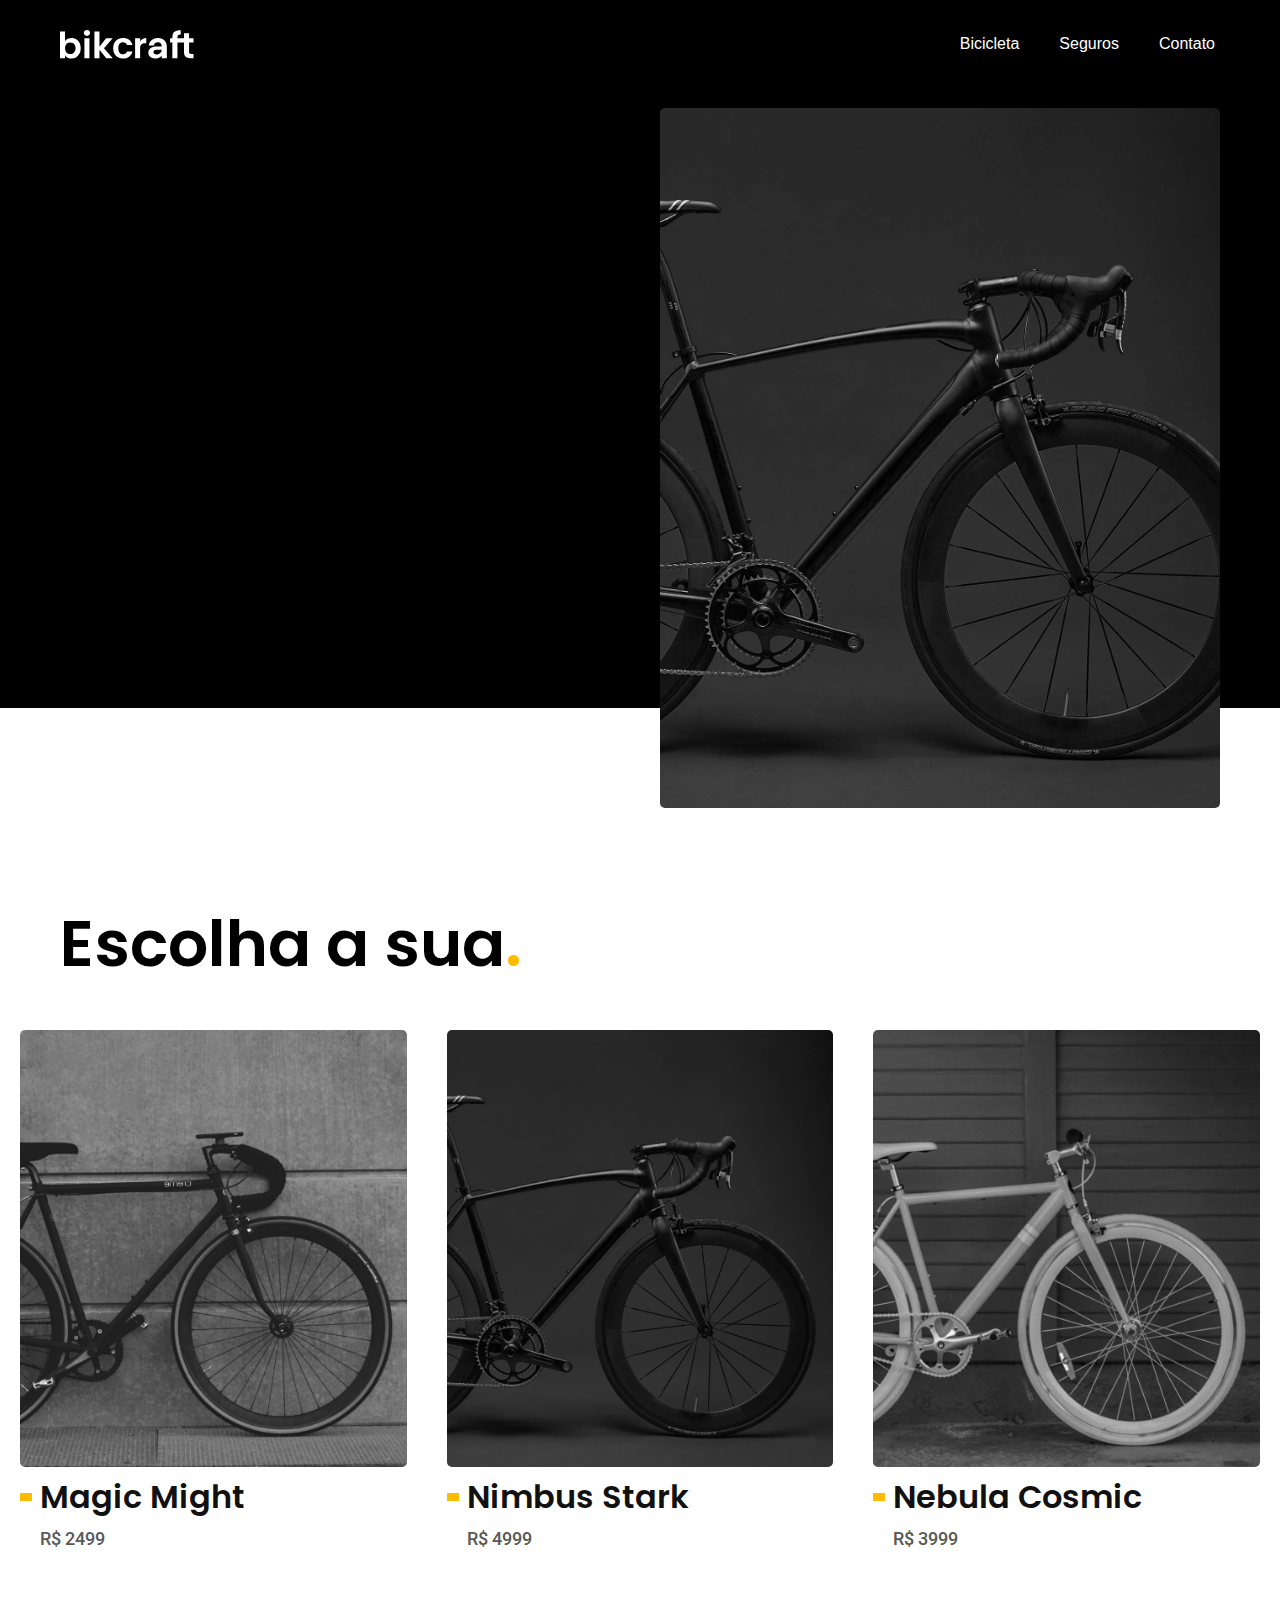
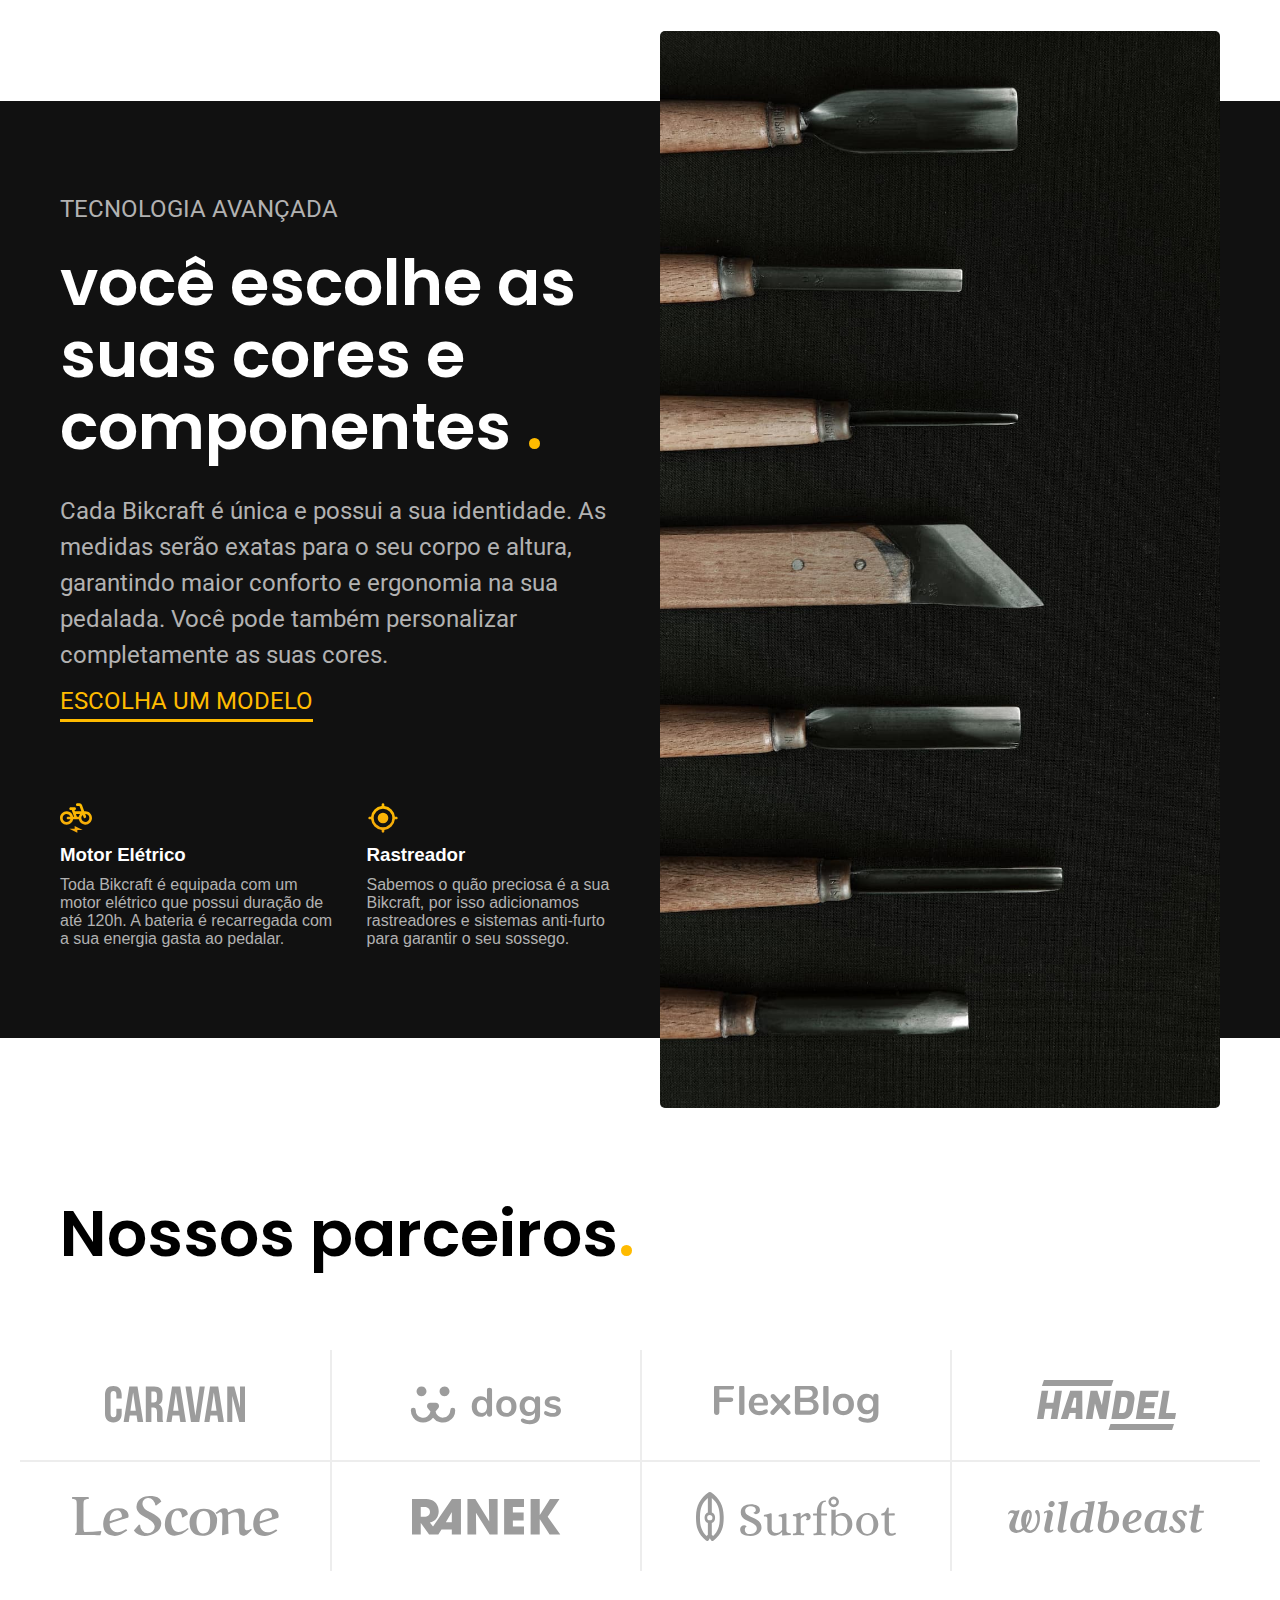
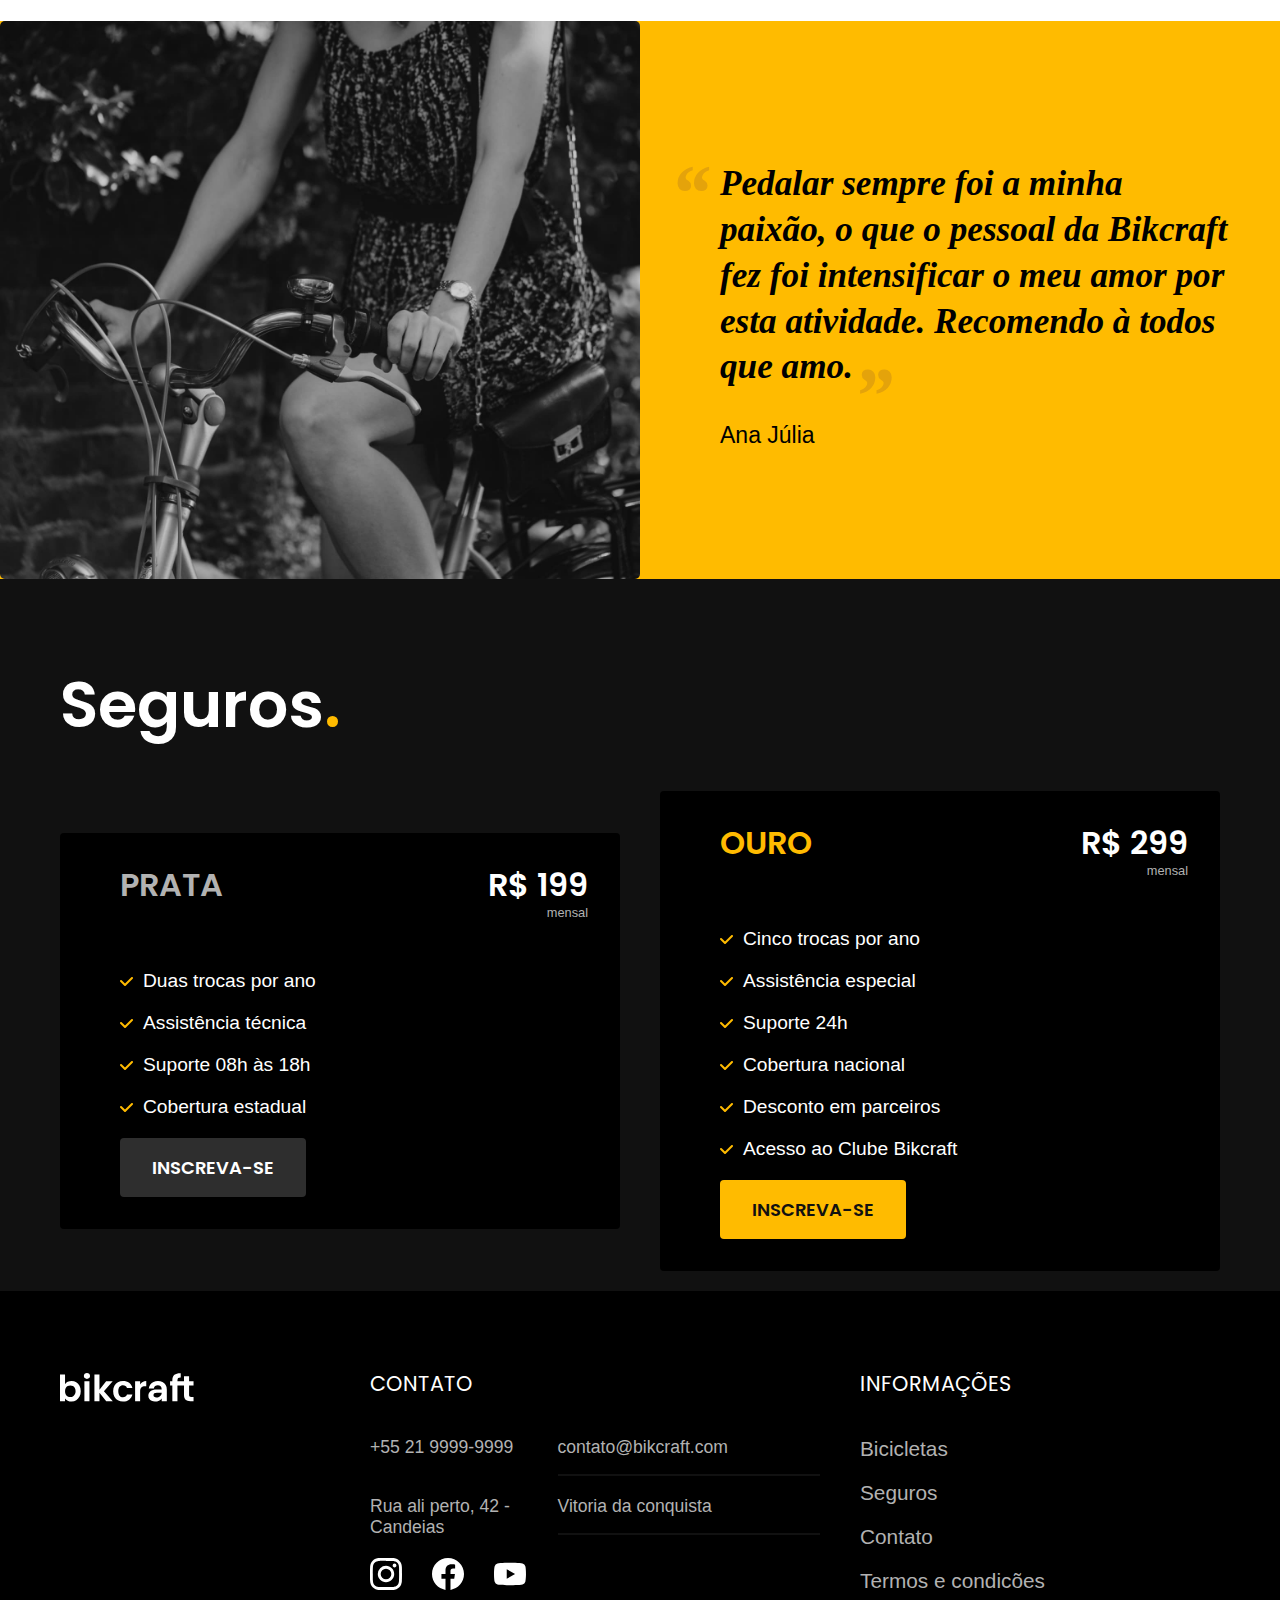
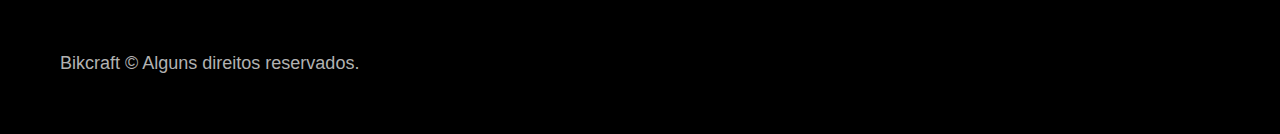
<file: index.html>
<!DOCTYPE html>
<html lang="pt-br">

<head>
    <meta charset="UTF-8">
    <meta name="viewport" content="width=device-width, initial-scale=1.0">
    <link rel="preload" href="assets/css/global.css" as="style">
    <link rel="stylesheet" href="assets/css/global.css">
    <link rel="preconnect" href="https://fonts.googleapis.com">
    <link rel="preconnect" href="https://fonts.gstatic.com" crossorigin>
    <link
        href="https://fonts.googleapis.com/css2?family=Fira+Sans:wght@400;500;700;900&family=Inter:wght@400;500;600;700;800&family=Poppins:wght@400;600&family=Roboto:wght@400;500&display=swap"
        rel="stylesheet">
    <title>bikcraft</title>
</head>

<body>

    <header class="header">
        <div class="container header-menu">
            <a href="index.html">
                <img src="assets/img/bikcraft.svg" alt="logo bikcraft">
            </a>
            <nav class="nav-menu">
                <ul class="menus">
                    <li><a href="bicicletas.html">Bicicleta</a></li>
                    <li><a href="seguros.html">Seguros</a></li>
                    <li><a href="contato.html">Contato</a></li>
                </ul>
            </nav>
        </div>
    </header>

    <main class="introducao-bg" data-anime="400">
        <div class=" container introducao">
            <div class="conteudo-introducao">
                <h1 class="font-1-grande fadeInDown"  data-anime="1200">Bicicletas feitas sob medida<span>.</span></h1>
                <p class="font-2-l fadeInDown"  data-anime="1500">Bicicletas elétricas de alta precisão e qualidade, feitas sob medida para você.
                    Explore o mundo na
                    sua velocidade com a Bikcraft.</p>
                <button  data-anime="1800" class="botao fadeInDown"><a href="bicicletas.html">Escolha a sua</a> </button>
            </div>
            <picture  data-anime="800" class="img-introducao fadeInDown">
                <source media="(max-width:800px)" srcset="assets/img/bicicletas/nimbus.jpg">
                <img src="assets/img/fotos/introducao.jpg" alt="">
            </picture>
        </div>
    </main>

    <article class=" bicicleta-lista">
        <h2 class=" container font-1-grande">Escolha a sua<span class="cor-p1">.</span></h2>
        <ul>
            <li>
                <a href="./bicicletas/magic.html">
                    <img src="assets/img/bicicletas/magic-home.jpg" alt=" bicicleta preta">
                    <h3 class="font-1-medio cor-11"> Magic Might</h3>
                    <span class="font-2-pequeno cor-8">R$ 2499</span>
                </a>
            </li>
            <li>
                <a href="./bicicletas/nimbus.html">
                    <img src="assets/img/bicicletas/nimbus-home.jpg" alt=" bicicleta preta">
                    <h3 class="font-1-medio cor-11"> Nimbus Stark</h3>
                    <span class="font-2-pequeno cor-8">R$ 4999</span>
                </a>
            </li>
            <li>
                <a href="./bicicletas/nebula.html">
                    <img src="assets/img/bicicletas/nebula-home.jpg" alt=" bicicleta preta">
                    <h3 class="font-1-medio cor-11"> Nebula Cosmic</h3>
                    <span class="font-2-pequeno cor-8">R$ 3999</span>
                </a>
            </li>
        </ul>
    </article>

    <section class="bg-tech">
        <div class="container tecnologia-content">
            <div class="conteudo-tecnologia">
                <span class="font-2-l ">Tecnologia Avançada</span>
                <h2 class="font-1-grande">você escolhe as suas cores e componentes <span>.</span></h2>
                <p class="font-2-l text-tech">Cada Bikcraft é única e possui a sua identidade. As medidas serão exatas
                    para o seu corpo e altura, garantindo maior conforto e ergonomia na sua pedalada. Você pode também
                    personalizar completamente as suas cores.</p>

                <a class="escolha font-2-l" href="bicicletas.html">Escolha um modelo</a>
                <div class="especificacoes">
                    <div class="item-especificacoes">
                        <img src="assets/img/icones/eletrica.svg" alt="">
                        <h3>Motor Elétrico</h3>
                        <p>Toda Bikcraft é equipada com um motor elétrico que possui duração de até 120h. A bateria é
                            recarregada com a sua energia gasta ao pedalar.</p>
                    </div>
                    <div class="item-especificacoes">
                        <img src="assets/img/icones/rastreador.svg" alt="">
                        <h3>Rastreador</h3>
                        <p>Sabemos o quão preciosa é a sua Bikcraft, por isso adicionamos rastreadores e sistemas
                            anti-furto para garantir o seu sossego.</p>
                    </div>
                </div>
            </div>
            <div class="img-tech ">
                <img src="assets/img/fotos/tecnologia.jpg" alt="">
            </div>
        </div>
    </section>
    <section class="parceiros">
        <h2 class=" container font-1-grande">Nossos parceiros<span class="cor-p1">.</span></h2>
        <ul>
            <li><img src="assets/img/parceiros/caravan.svg" alt="caravan"></li>
            <li><img src="assets/img/parceiros/dogs.svg" alt="dogs"></li>
            <li><img src="assets/img/parceiros/flexblog.svg" alt="flexblog"></li>
            <li><img src="assets/img/parceiros/handel.svg" alt="handel"></li>
            <li><img src="assets/img/parceiros/lescone.svg" alt="lescone"></li>
            <li><img src="assets/img/parceiros/ranek.svg" alt="ranek"></li>
            <li><img src="assets/img/parceiros/surfbot.svg" alt="surfbot"></li>
            <li><img src="assets/img/parceiros/wildbeast.svg" alt="wildbeast"></li>
        </ul>
    </section>

    <article class="depoimento-content">
        <div class="img-depoimento">
            <img src="assets/img/fotos/depoimento.jpg" alt="">
        </div>
        <div class="depoimento">
            <p>Pedalar sempre foi a minha paixão, o que o pessoal da Bikcraft fez foi intensificar o meu amor por esta
                atividade. Recomendo à todos que amo.</p>
            <span>Ana Júlia</span>
        </div>
    </article>

    <article class="bg-seguros">
        <div class="container">
            <h2 class="font-1-grande"> Seguros<span class="cor-p1">.</span></h2>

            <div class="seguros">
                <div class="seguro-item">
                    <div class="plano-preco">
                        <h3 class="font-1-medio ">Prata</h3>
                        <div class="preco">
                            <h3 class="font-1-medio ">R$ 199</h3>
                            <span>mensal</span>
                        </div>
                    </div>
                    <ul>
                        <li>
                            <img src="assets/img/icones/lista.svg" alt="">
                            Duas trocas por ano
                        </li>
                        <li>
                            <img src="assets/img/icones/lista.svg" alt="">
                            Assistência técnica
                        </li>
                        <li>
                            <img src="assets/img/icones/lista.svg" alt="">
                            Suporte 08h às 18h
                        </li>
                        <li>
                            <img src="assets/img/icones/lista.svg" alt="">
                            Cobertura estadual
                        </li>
                    </ul>
                    <button class="botao inscreva"><a href="seguros.html">Inscreva-se</a> </button>
                </div>
                <div class="seguro-item ouro">
                    <div class="plano-preco">
                        <h3 class="font-1-medio ">Ouro</h3>
                        <div class="preco">
                            <h3 class="font-1-medio">R$ 299</h3>
                            <span>mensal</span>
                        </div>
                    </div>
                    <ul>
                        <li>
                            <img src="assets/img/icones/lista.svg" alt="">
                            Cinco trocas por ano
                        </li>
                        <li>
                            <img src="assets/img/icones/lista.svg" alt="">
                            Assistência especial
                        </li>
                        <li>
                            <img src="assets/img/icones/lista.svg" alt="">
                            Suporte 24h
                        </li>
                        <li>
                            <img src="assets/img/icones/lista.svg" alt="">
                            Cobertura nacional
                        </li>
                        <li>
                            <img src="assets/img/icones/lista.svg" alt="">
                            Desconto em parceiros
                        </li>
                        <li>
                            <img src="assets/img/icones/lista.svg" alt="">
                            Acesso ao Clube Bikcraft
                        </li>

                    </ul>
                    <button class="botao"><a href="seguros.html">Inscreva-se</a> </button>
                </div>
            </div>
        </div>
    </article>

    <footer class="footer-bg">
        <div class="footer container">
            <div class="footer-logo">
                <img src="assets/img/bikcraft.svg" alt="">
            </div>
            <div class="footer-contato">
                <h3 class="font-1-medio">contato</h3>
                <ul class="contato">
                    <li><a href="tel:+5521999999999"> +55 21 9999-9999</a></li>
                    <li><a href="mailto:contato@bikcraft.com">contato@bikcraft.com</a></li>
                    <li>Rua ali perto, 42 - Candeias</li>
                    <li>Vitoria da conquista</li>
                </ul>
                <ul class="redesSociais">
                    <li>
                       <a href="#"> <img src="assets/img/redes/instagram.svg" alt=""></a>
                    </li>
                    <li>
                       <a href="#"><img src="assets/img/redes/facebook.svg" alt=""></a>
                    </li>
                    <li>
                        <a href="#"><img src="assets/img/redes/youtube.svg" alt=""></a>
                    </li>
                </ul>
            </div>
            <div class="footer-informacoes">
                <h3 class="font-1-medio">Informações</h3>

                <ul>
                    <li><a href="bicicletas.html">Bicicletas</a></li>
                    <li><a href="seguros.html">Seguros</a></li>
                    <li><a href="contato.html">Contato</a></li>
                    <li><a href="termos.html">Termos e condicões</a></li>
                </ul>
            </div>
        </div>
        <p class="container">Bikcraft © Alguns direitos reservados.</p>
    </footer>
    <script src="./js/plugins/simple-anime.js"></script>
    <script src="./js/script.js"></script>
</body>

</html>
</file>
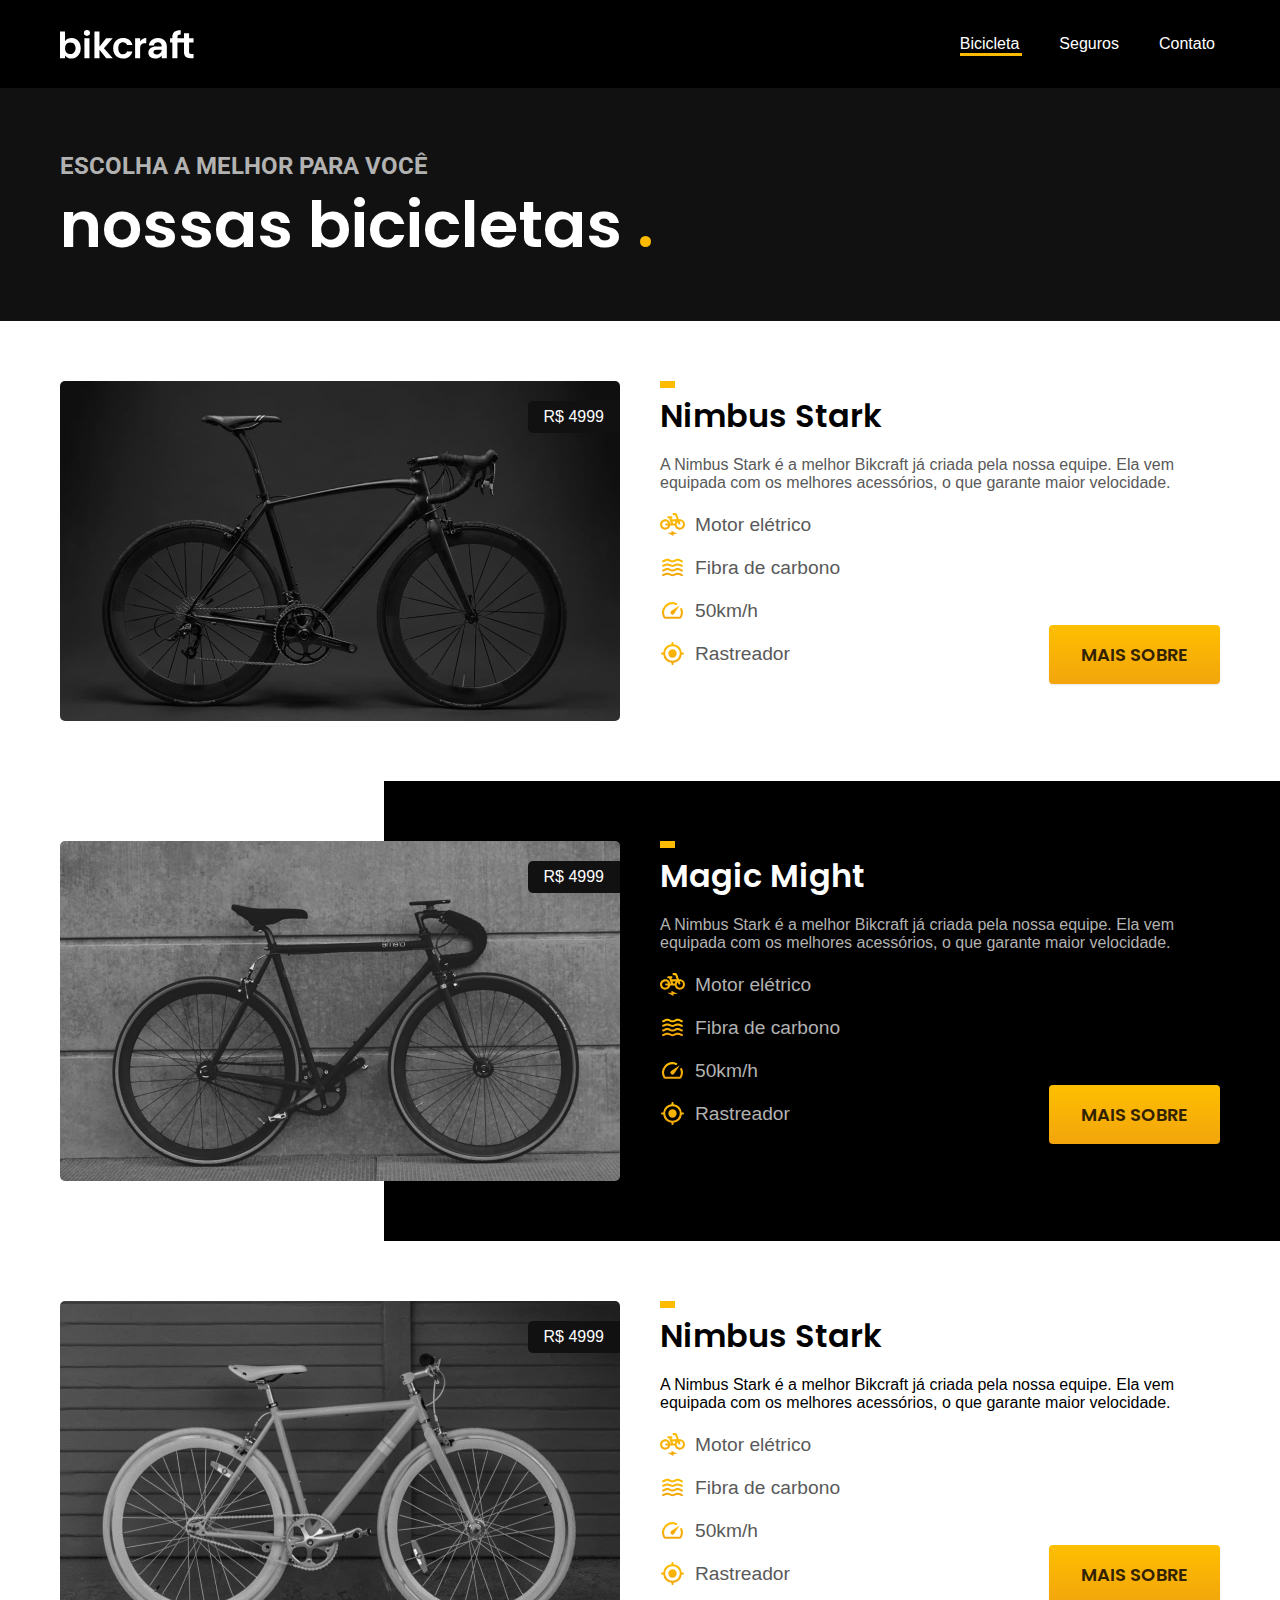
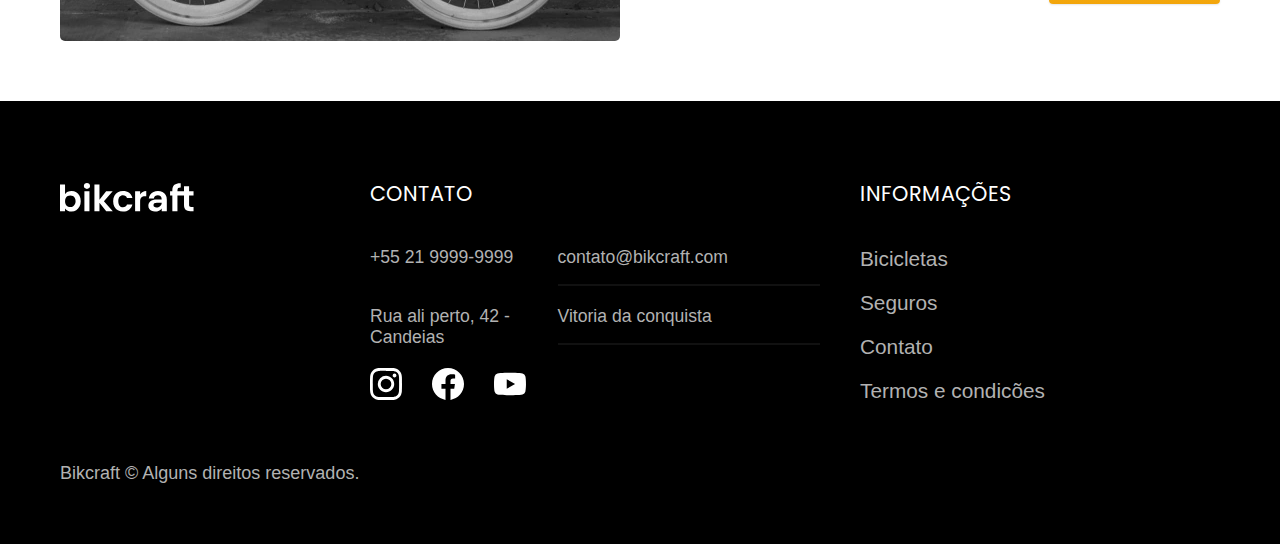
<file: bicicletas.html>
<!DOCTYPE html>
<html lang="pt-br">

<head>
    <meta charset="UTF-8">
    <meta name="viewport" content="width=device-width, initial-scale=1.0">
      <link rel="preload" href="assets/css/global.css" as="style">
    <link rel="stylesheet" href="assets/css/global.css">
    <link rel="preconnect" href="https://fonts.googleapis.com">
    <link rel="preconnect" href="https://fonts.gstatic.com" crossorigin>
    <link
        href="https://fonts.googleapis.com/css2?family=Fira+Sans:wght@400;500;700;900&family=Inter:wght@400;500;600;700;800&family=Poppins:wght@400;600&family=Roboto:wght@400;500&display=swap"
        rel="stylesheet">
    <title>bikcraft - Bicicletas Eletricas</title>
</head>

<body>

    <header class="header">
        <div class="container header-menu">
            <a href="index.html">
                <img src="assets/img/bikcraft.svg" alt="logo bikcraft">
            </a>
            <nav class="nav-menu">
                <ul class="menus">
                    <li><a href="bicicletas.html">Bicicleta</a></li>
                    <li><a href="seguros.html">Seguros</a></li>
                    <li><a href="contato.html">Contato</a></li>
                </ul>
            </nav>
        </div>
    </header>
    
    <main>
        <div class=" title-bg">
            <div class="title-content container">
                <p class="font-2-l cor-5">Escolha a melhor para você</p>
                <h1 class="font-1-grande cor-0">nossas bicicletas <span class="cor-p1">.</span></h1>
            </div>
        </div>

        <div class="bg-bicicleta">
            <div class="container-bicicleta container">
                <div class="img-bicicleta">
                    <img src="assets/img/bicicletas/nimbus.jpg" alt="">
                    <span class="cor-0">R$ 4999</span>
                </div>
                <div class="conteudo-bicicleta">
                    <h2 class="font-1-medio">Nimbus Stark</h2>
                    <p class="font-1-pequeno cor-8">A Nimbus Stark é a melhor Bikcraft já criada pela nossa equipe. Ela vem equipada com os melhores acessórios, o que garante maior velocidade.</p>
                    <ul class="cor-8">
                        <li>
                            <img src="assets/img/icones/eletrica.svg" alt="">
                            Motor elétrico
                        </li>
                        <li>
                            <img src="assets/img/icones/carbono.svg" alt="">
                            Fibra de carbono
                        </li>
                        <li>
                            <img src="assets/img/icones/velocidade.svg" alt="">
                            50km/h
                        </li>
                        <li>
                            <img src="assets/img/icones/rastreador.svg" alt="">
                            Rastreador
                        </li>
                    </ul>
                    <a href="bicicletas/nimbus.html">  <button class="botao"> mais Sobre</button></a>


                </div>
            </div>
        </div>



        <div class="bg-bicicleta bg-dark">
            <div class="container-bicicleta container">
                <div class="img-bicicleta">
                    <img src="assets/img/bicicletas/magic.jpg" alt="">
                    <span class="cor-0">R$ 4999</span>
                </div>
                <div class="conteudo-bicicleta">
                    <h2 class="font-1-medio cor-0">Magic Might</h2>
                    <p class="font-1-pequeno cor-5">A Nimbus Stark é a melhor Bikcraft já criada pela nossa equipe. Ela vem equipada com os melhores acessórios, o que garante maior velocidade.</p>
                    <ul class="cor-5">
                        <li>
                            <img src="assets/img/icones/eletrica.svg" alt="">
                            Motor elétrico
                        </li>
                        <li>
                            <img src="assets/img/icones/carbono.svg" alt="">
                            Fibra de carbono
                        </li>
                        <li>
                            <img src="assets/img/icones/velocidade.svg" alt="">
                            50km/h
                        </li>
                        <li>
                            <img src="assets/img/icones/rastreador.svg" alt="">
                            Rastreador
                        </li>
                    </ul>
                    <a href="bicicletas/magic.html">  <button class="botao"> mais Sobre</button></a>

                </div>
            </div>
        </div>


        
        <div class="bg-bicicleta">
            <div class="container-bicicleta container">
                <div class="img-bicicleta">
                    <img src="assets/img/bicicletas/nebula.jpg" alt="">
                    <span class="cor-0">R$ 4999</span>
                </div>
                <div class="conteudo-bicicleta">
                    <h2 class="font-1-medio">Nimbus Stark</h2>
                    <p class="font-1-pequeno">A Nimbus Stark é a melhor Bikcraft já criada pela nossa equipe. Ela vem equipada com os melhores acessórios, o que garante maior velocidade.</p>
                    <ul class="cor-8">
                        <li>
                            <img src="assets/img/icones/eletrica.svg" alt="">
                            Motor elétrico
                        </li>
                        <li>
                            <img src="assets/img/icones/carbono.svg" alt="">
                            Fibra de carbono
                        </li>
                        <li>
                            <img src="assets/img/icones/velocidade.svg" alt="">
                            50km/h
                        </li>
                        <li>
                            <img src="assets/img/icones/rastreador.svg" alt="">
                            Rastreador
                        </li>
                    </ul>
                    <a href="bicicletas/nebula.html">  <button class="botao"> mais Sobre</button></a>
                   
                </div>
            </div>
        </div>
    </main>

    <footer class="footer-bg">
        <div class="footer container">
            <div class="footer-logo">
                <img src="assets/img/bikcraft.svg" alt="">
            </div>
            <div class="footer-contato">
                <h3 class="font-1-medio">contato</h3>
                <ul class="contato">
                    <li><a href="tel:+5521999999999"> +55 21 9999-9999</a></li>
                    <li><a href="mailto:contato@bikcraft.com">contato@bikcraft.com</a></li>
                    <li>Rua ali perto, 42 - Candeias</li>
                    <li>Vitoria da conquista</li>
                </ul>
                <ul class="redesSociais">
                    <li>
                       <a href="#"> <img src="assets/img/redes/instagram.svg" alt=""></a>
                    </li>
                    <li>
                       <a href="#"><img src="assets/img/redes/facebook.svg" alt=""></a>
                    </li>
                    <li>
                        <a href="#"><img src="assets/img/redes/youtube.svg" alt=""></a>
                    </li>
                </ul>
            </div>
            <div class="footer-informacoes">
                <h3 class="font-1-medio">Informações</h3>

                <ul>
                    <li><a href="bicicletas.html">Bicicletas</a></li>
                    <li><a href="seguros.html">Seguros</a></li>
                    <li><a href="contato.html">Contato</a></li>
                    <li><a href="termos.html">Termos e condicões</a></li>
                </ul>
            </div>
        </div>
        <p class="container">Bikcraft © Alguns direitos reservados.</p>
    </footer>
    <script src="./js/script.js"></script>
</body>

</html>
</file>
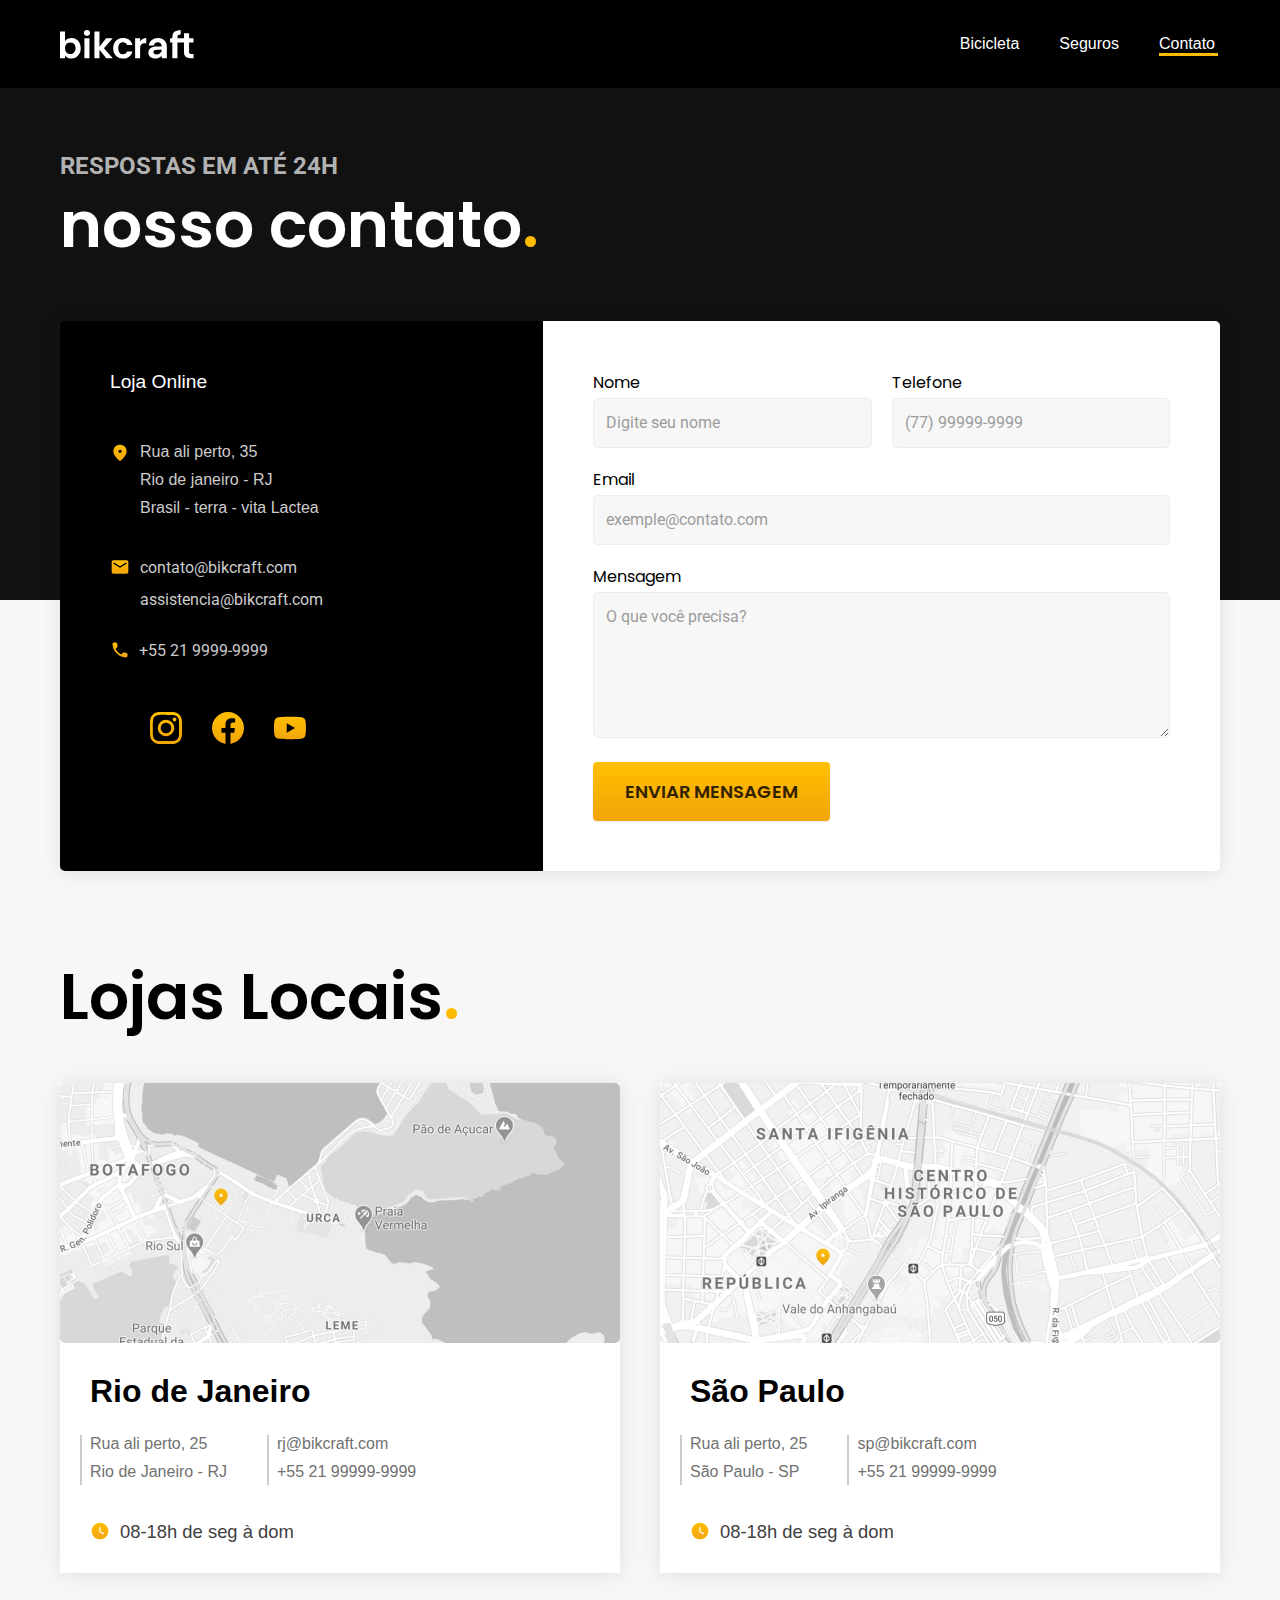
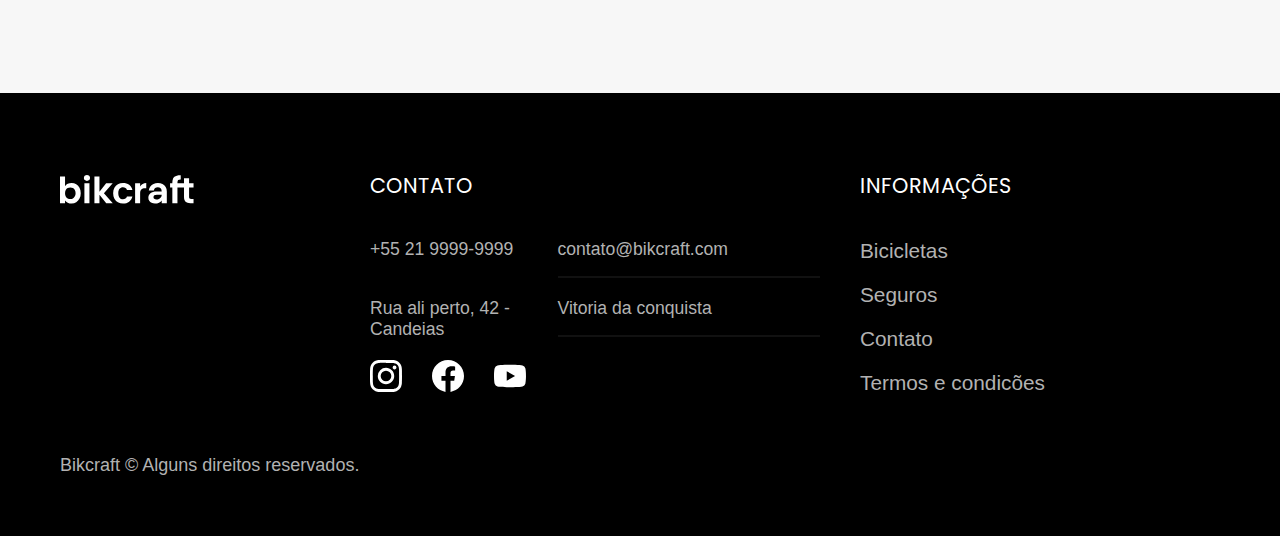
<file: contato.html>
<!DOCTYPE html>
<html lang="pt-br">

<head>
    <meta charset="UTF-8">
    <meta name="viewport" content="width=device-width, initial-scale=1.0">
      <link rel="preload" href="assets/css/global.css" as="style">
    <link rel="stylesheet" href="assets/css/global.css">
    <link rel="preconnect" href="https://fonts.googleapis.com">
    <link rel="preconnect" href="https://fonts.gstatic.com" crossorigin>
    <link
        href="https://fonts.googleapis.com/css2?family=Fira+Sans:wght@400;500;700;900&family=Inter:wght@400;500;600;700;800&family=Poppins:wght@400;600&family=Roboto:wght@400;500&display=swap"
        rel="stylesheet">
    <link rel="stylesheet" href="assets/css/termos.css">
    <title>bikcraft - Termos e condições</title>
</head>

<body id="contato">

    <header class="header">
        <div class="container header-menu">
            <a href="index.html">
                <img src="assets/img/bikcraft.svg" alt="logo bikcraft">
            </a>
            <nav class="nav-menu">
                <ul class="menus">
                    <li><a href="bicicletas.html">Bicicleta</a></li>
                    <li><a href="seguros.html">Seguros</a></li>
                    <li><a href="contato.html">Contato</a></li>
                </ul>
            </nav>
        </div>
    </header>

    <main>
        <div class=" title-bg">
            <div class="title-content container">
                <p class="font-2-l cor-5">Respostas em até 24h</p>
                <h1 class="font-1-grande cor-0">nosso contato<span class="cor-p1">.</span></h1>
            </div>
        </div>

        <div class="contato container">
            <section class="dados-contato">
                <h2 class="cor-0 font-1-pequeno">Loja Online</h2>
                <div class="endereco font-1-pequeno cor-4">
                    <p>Rua ali perto, 35</p>
                    <p>Rio de janeiro - RJ</p>
                    <p>Brasil - terra - vita Lactea</p>
                </div>

                <address class="contatos-meios font-2-pequeno cor-4">
                    <a href="mailto:contato@bikcraft.com">contato@bikcraft.com</a>
                    <a href="mailto:contato@bikcraft.com">assistencia@bikcraft.com</a>
                    <a href="tel:+5521999999999"> +55 21 9999-9999</a>
                </address>
                <ul class="redesSociais">
                    <li>
                        <a href="#"> <img src="assets/img/redes/instagram-p.svg" alt=""></a>
                    </li>
                    <li>
                        <a href="#"><img src="assets/img/redes/facebook-p.svg" alt=""></a>
                    </li>
                    <li>
                        <a href="#"><img src="assets/img/redes/youtube-p.svg" alt=""></a>
                    </li>
                </ul>
            </section>
            <section class="contato-formulario" aria-label="formulário">
                <form class="form" action="./contato.html">
                    <div>
                        <label for="nome">Nome</label>
                        <input type="text" id="nome" name="nome" placeholder="Digite seu nome">
                    </div>

                    <div>
                        <label for="telefone">Telefone</label>
                        <input type="tel" id="telefone" name="telefone" placeholder="(77) 99999-9999">
                    </div>

                    <div>
                        <label for="email">Email</label>
                        <input type="email" id="email" name="email" placeholder="exemple@contato.com">
                    </div>

                    <div>
                        <label for="mensagem">Mensagem</label>
                        <textarea name="mensagem" id="mensagem" cols="30" rows="5" placeholder="O que você precisa?"></textarea>
                    </div>
                    <button class="botao">Enviar mensagem</button>
                </form>
            </section>
        </div>
    </main>
   <article class="LojasLocais container">
    <h2 class="font-1-grande cor-12">Lojas Locais<span class="cor-p1">.</span></h2>
    <div class="local-lojas">
        <div class="contentLocal">
            <img src="./assets/img/lojas/rj.jpg" alt="">
            <div class="content-dados">
            <h3>Rio de Janeiro</h3>
               <div class="info-dados">
                <div>
                    <p>Rua ali perto, 25</p>
                    <p>Rio de Janeiro - RJ</p>
                </div>
                <div>
                    <p>rj@bikcraft.com</p>
                    <p>+55 21 99999-9999</p>
                </div>
               </div>
               <span>08-18h de seg à dom</span>

            </div>
        </div>
        <div class="contentLocal">
            <img src="./assets/img/lojas/sp.jpg" alt="">
            <div class="content-dados">
            <h3>São Paulo</h3>
               <div class="info-dados">
                <div class="dados">
                    <p>Rua ali perto, 25</p>
                    <p>São Paulo - SP</p>
                </div>
                <div class="dados">
                    <p>sp@bikcraft.com</p>
                    <p>+55 21 99999-9999</p>
                </div>
               </div>
               <span>08-18h de seg à dom</span>

            </div>
        </div>
    </div>
   </article>





    <footer class="footer-bg">
        <div class="footer container">
            <div class="footer-logo">
                <img src="assets/img/bikcraft.svg" alt="">
            </div>
            <div class="footer-contato">
                <h3 class="font-1-medio">contato</h3>
                <ul class="contato">
                    <li><a href="tel:+5521999999999"> +55 21 9999-9999</a></li>
                    <li><a href="mailto:contato@bikcraft.com">contato@bikcraft.com</a></li>
                    <li>Rua ali perto, 42 - Candeias</li>
                    <li>Vitoria da conquista</li>
                </ul>
                <ul class="redesSociais">
                    <li>
                        <a href="#"> <img src="assets/img/redes/instagram.svg" alt=""></a>
                    </li>
                    <li>
                        <a href="#"><img src="assets/img/redes/facebook.svg" alt=""></a>
                    </li>
                    <li>
                        <a href="#"><img src="assets/img/redes/youtube.svg" alt=""></a>
                    </li>
                </ul>
            </div>
            <div class="footer-informacoes">
                <h3 class="font-1-medio">Informações</h3>

                <ul>
                    <li><a href="bicicletas.html">Bicicletas</a></li>
                    <li><a href="seguros.html">Seguros</a></li>
                    <li><a href="contato.html">Contato</a></li>
                    <li><a href="termos.html">Termos e condicões</a></li>
                </ul>
            </div>
        </div>
        <p class="container">Bikcraft © Alguns direitos reservados.</p>
    </footer>
    <script src="./js/script.js"></script>
</body>

</html>
</file>
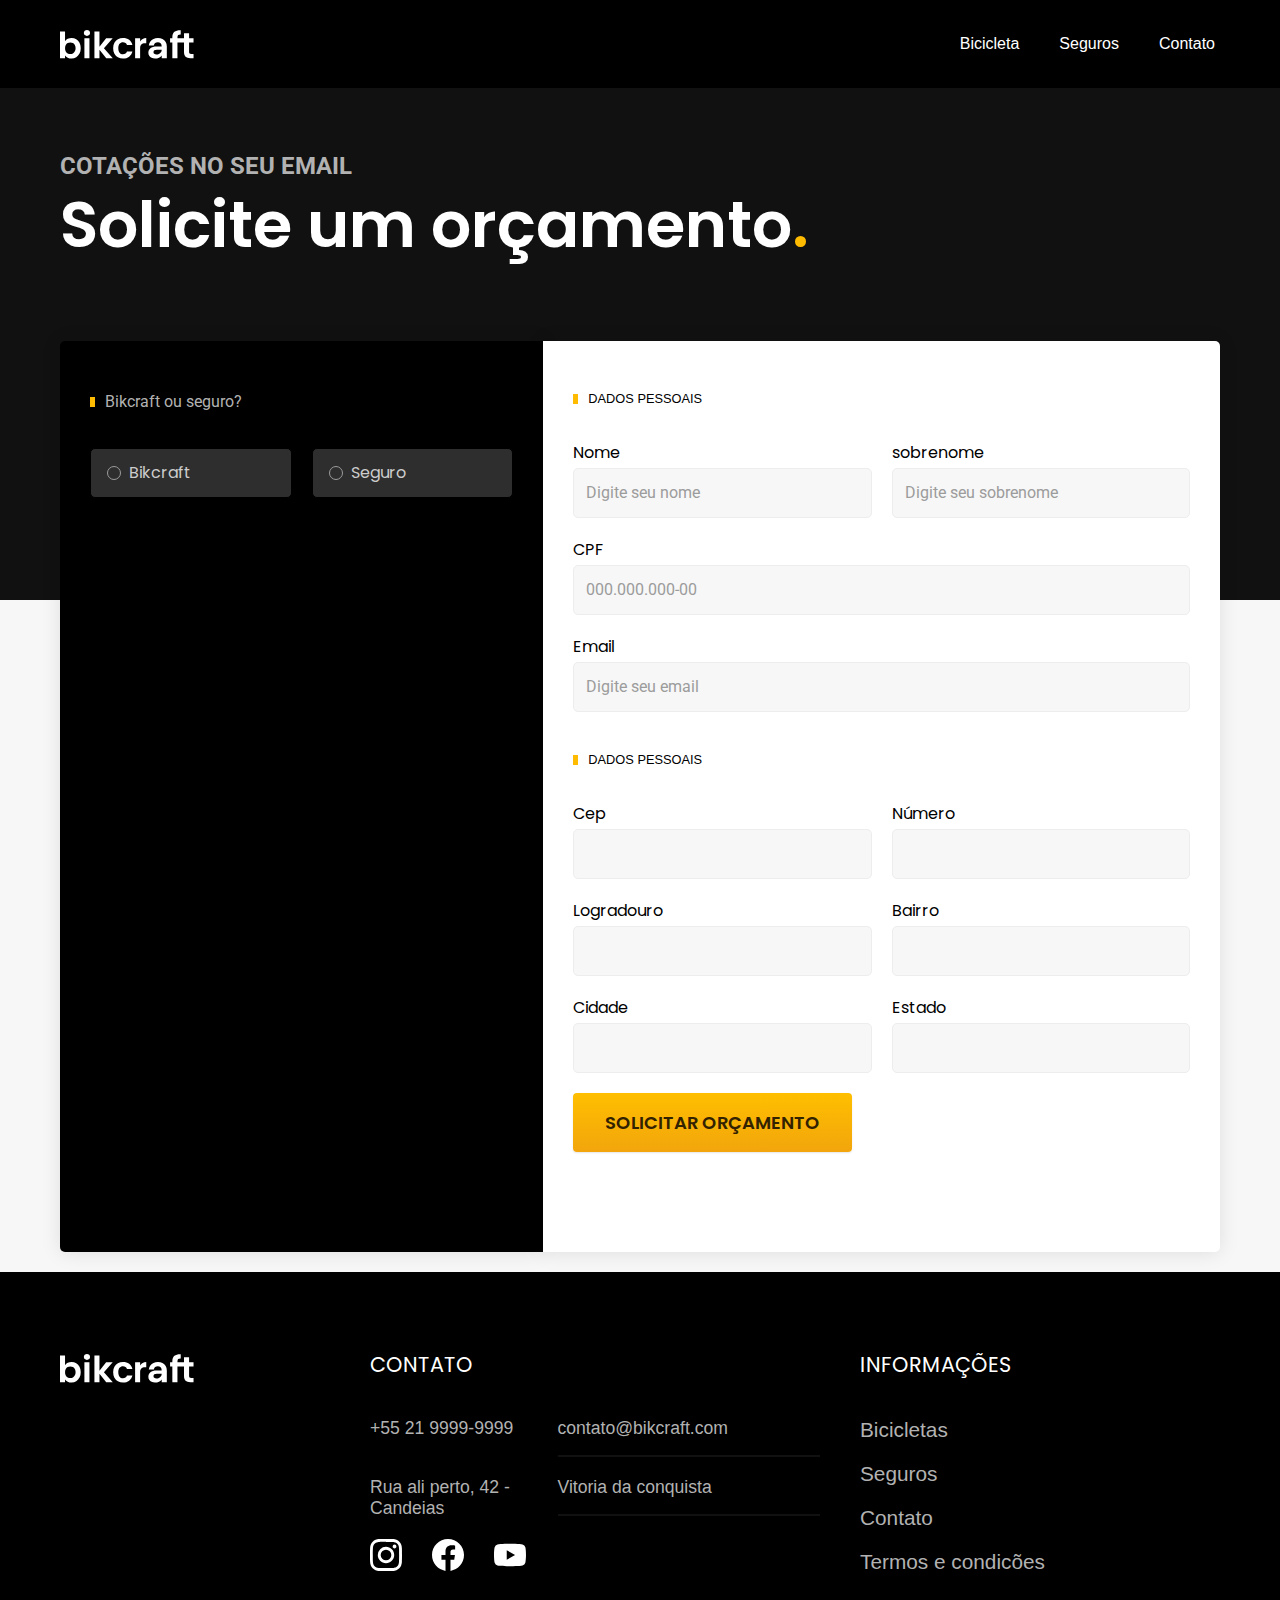
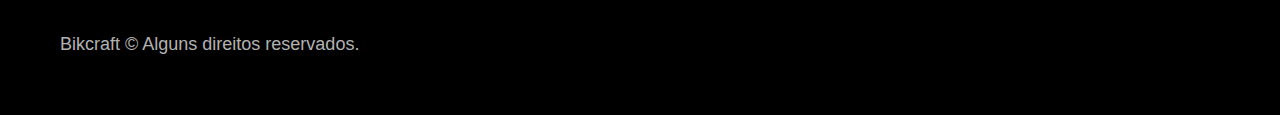
<file: orcamento.html>
<!DOCTYPE html>
<html lang="pt-br">

<head>
    <meta charset="UTF-8">
    <meta name="viewport" content="width=device-width, initial-scale=1.0">
      <link rel="preload" href="assets/css/global.css" as="style">
    <link rel="stylesheet" href="assets/css/global.css">
    <link rel="preconnect" href="https://fonts.googleapis.com">
    <link rel="preconnect" href="https://fonts.gstatic.com" crossorigin>
    <link
        href="https://fonts.googleapis.com/css2?family=Fira+Sans:wght@400;500;700;900&family=Inter:wght@400;500;600;700;800&family=Poppins:wght@400;600&family=Roboto:wght@400;500&display=swap"
        rel="stylesheet">
    <link rel="stylesheet" href="assets/css/termos.css">
    <title>Orçamento | bikcraft</title>
</head>

<body id="orcamento">

    <header class="header">
        <div class="container header-menu">
            <a href="index.html">
                <img src="assets/img/bikcraft.svg" alt="logo bikcraft">
            </a>
            <nav class="nav-menu">
                <ul class="menus">
                    <li><a href="bicicletas.html">Bicicleta</a></li>
                    <li><a href="seguros.html">Seguros</a></li>
                    <li><a href="contato.html">Contato</a></li>
                </ul>
            </nav>
        </div>
    </header>

    <main>
        <div class=" title-bg">
            <div class="title-content container">
                <p class="font-2-l cor-5">Cotações no seu email</p>
                <h1 class="font-1-grande cor-0">Solicite um orçamento<span class="cor-p1">.</span></h1>
            </div>
        </div>

        <form class="orcamento container" action="./">
            <div class="orcamento-produto">
                <h2 class="font-1-pequeno2 cor-5">Bikcraft ou seguro?</h2>

                <input type="radio" name="tipo" value="bikcraft" id="bikcraft">
                <label for="bikcraft">Bikcraft</label>

                <input type="radio" name="tipo" value="seguro" id="seguro">
                <label for="seguro">Seguro</label>

                <div class="orcamento-conteudo" id="orcamento-bikcraft">

                    <h2 class="font-1-pequeno2 cor-5">Escolha a sua</h2>

                    <input type="radio" name="produto" value="nimbus" id="nimbus">
                    <label for="nimbus">Nimbus Stark <span>R$ 4999</span></label>
                    <!-- detalhe 01 -->
                    <div class="orcamento-detalhe">
                        <ul>
                            <li>
                                <img src="./assets/img/icones/eletrica.svg" alt="">
                                Motor Elétrico
                            </li>
                            <li>
                                <img src="./assets/img/icones/carbono.svg" alt="">
                                Fibra de Carbono
                            </li>
                            <li>
                                <img src="./assets/img/icones/velocidade.svg" alt="">
                                50 km/h
                            </li>
                            <li>
                                <img src="./assets/img/icones/rastreador.svg" alt="">
                                Rastreador
                            </li>
                        </ul>
                        <div class="detalhe-img">
                            <img src="./assets/img/bicicletas/nimbus.jpg" alt="">
                        </div>
                    </div>
                    <input type="radio" name="produto" value="magic" id="magic">
                    <label for="Magic">Magic Might  <span>R$ 3999</span></label>    

                    <!-- detalhe 02 -->

                    <div class="orcamento-detalhe">
                        <ul>
                            <li>
                                <img src="./assets/img/icones/eletrica.svg" alt="">
                                Motor Elétrico
                            </li>
                            <li>
                                <img src="./assets/img/icones/carbono.svg" alt="">
                                Fibra de Carbono
                            </li>
                            <li>
                                <img src="./assets/img/icones/velocidade.svg" alt="">
                                50 km/h
                            </li>
                            <li>
                                <img src="./assets/img/icones/rastreador.svg" alt="">
                                Rastreador
                            </li>
                        </ul>
                        <div class="detalhe-img">
                            <img src="./assets/img/bicicletas/magic.jpg" alt="">
                        </div>
                    </div>
                    <input type="radio" name="produto" value="Nebula" id="Nebula">
                    <label for="Nebula">Nebula cosmic <span>R$ 2999</span></label>

                    <!-- detalhe 03 -->

                    <div class="orcamento-detalhe">
                        <ul>
                            <li>
                                <img src="./assets/img/icones/eletrica.svg" alt="">
                                Motor Elétrico
                            </li>
                            <li>
                                <img src="./assets/img/icones/carbono.svg" alt="">
                                Fibra de Carbono
                            </li>
                            <li>
                                <img src="./assets/img/icones/velocidade.svg" alt="">
                                50 km/h
                            </li>
                            <li>
                                <img src="./assets/img/icones/rastreador.svg" alt="">
                                Rastreador
                            </li>
                        </ul>
                        <div class="detalhe-img">
                            <img src="./assets/img/bicicletas/nebula.jpg" alt="">
                        </div>
                    </div>
                </div>

                <div class="orcamento-conteudo" id="orcamento-seguro">
                    <h2 class="font-1-pequeno2 cor-5">Escolha o plano</h2>

                    <input type="radio" name="produto" value="prata" id="prata">
                    <label for="prate">prata <span>R$ 199</span></label>

                    <input type="radio" name="produto" value="ouro" id="ouro">
                    <label for="ouro">ouro <span>R$ 299</span></label>
                </div>
            </div>

            <div class="orcamento-dados form2">
                <h2 class="font-1-pequeno3">Dados pessoais</h2>
                <div>
                    <label for="nome">Nome</label>
                    <input type="text" id="nome" name="nome" placeholder="Digite seu nome">
                </div>

                <div>
                    <label for="sobrenome">sobrenome</label>
                    <input type="text" id="sobrenome" name="sobrenome" placeholder="Digite seu sobrenome">
                </div>

                <div class="col-2">
                    <label for="cpf">CPF</label>
                    <input  type="text" id="cpf" name="cpf" placeholder="000.000.000-00">
                </div>

                <div class="col-2">
                    <label for="email">Email</label>
                    <input type="email" id="email" name="email" placeholder="Digite seu email">
                </div>

                <h2 class="font-1-pequeno3">Dados pessoais</h2>

                <div>
                    <label for="cep">Cep</label>
                    <input type="text" id="cep" name="cep" >
                </div>
                <div>
                    <label for="numero">Número</label>
                    <input type="text" id="numero" name="numero" >
                </div>
                <div>
                    <label for="logradouro">Logradouro</label>
                    <input type="text" id="logradouro" name="logradouro">
                </div>
                <div>
                    <label for="bairro">Bairro</label>
                    <input type="text" id="bairro" name="bairro" >
                </div>
                <div>
                    <label for="cidade">Cidade</label>
                    <input type="text" id="cidade" name="cidade" >
                </div>
                <div>
                    <label for="estado">Estado</label>
                    <input type="text" id="estado" name="estado" >
                </div>
                <button class="botao col-2">Solicitar orçamento</button>
            </div>
        </form>

    </main>
  


    <footer class="footer-bg">
        <div class="footer container">
            <div class="footer-logo">
                <img src="assets/img/bikcraft.svg" alt="">
            </div>
            <div class="footer-contato">
                <h3 class="font-1-medio">contato</h3>
                <ul class="contato">
                    <li><a href="tel:+5521999999999"> +55 21 9999-9999</a></li>
                    <li><a href="mailto:contato@bikcraft.com">contato@bikcraft.com</a></li>
                    <li>Rua ali perto, 42 - Candeias</li>
                    <li>Vitoria da conquista</li>
                </ul>
                <ul class="redesSociais">
                    <li>
                        <a href="#"> <img src="assets/img/redes/instagram.svg" alt=""></a>
                    </li>
                    <li>
                        <a href="#"><img src="assets/img/redes/facebook.svg" alt=""></a>
                    </li>
                    <li>
                        <a href="#"><img src="assets/img/redes/youtube.svg" alt=""></a>
                    </li>
                </ul>
            </div>
            <div class="footer-informacoes">
                <h3 class="font-1-medio">Informações</h3>

                <ul>
                    <li><a href="bicicletas.html">Bicicletas</a></li>
                    <li><a href="seguros.html">Seguros</a></li>
                    <li><a href="contato.html">Contato</a></li>
                    <li><a href="termos.html">Termos e condicões</a></li>
                </ul>
            </div>
        </div>
        <p class="container">Bikcraft © Alguns direitos reservados.</p>
    </footer>
    <script src="./js/script.js"></script>
</body>

</html>
</file>
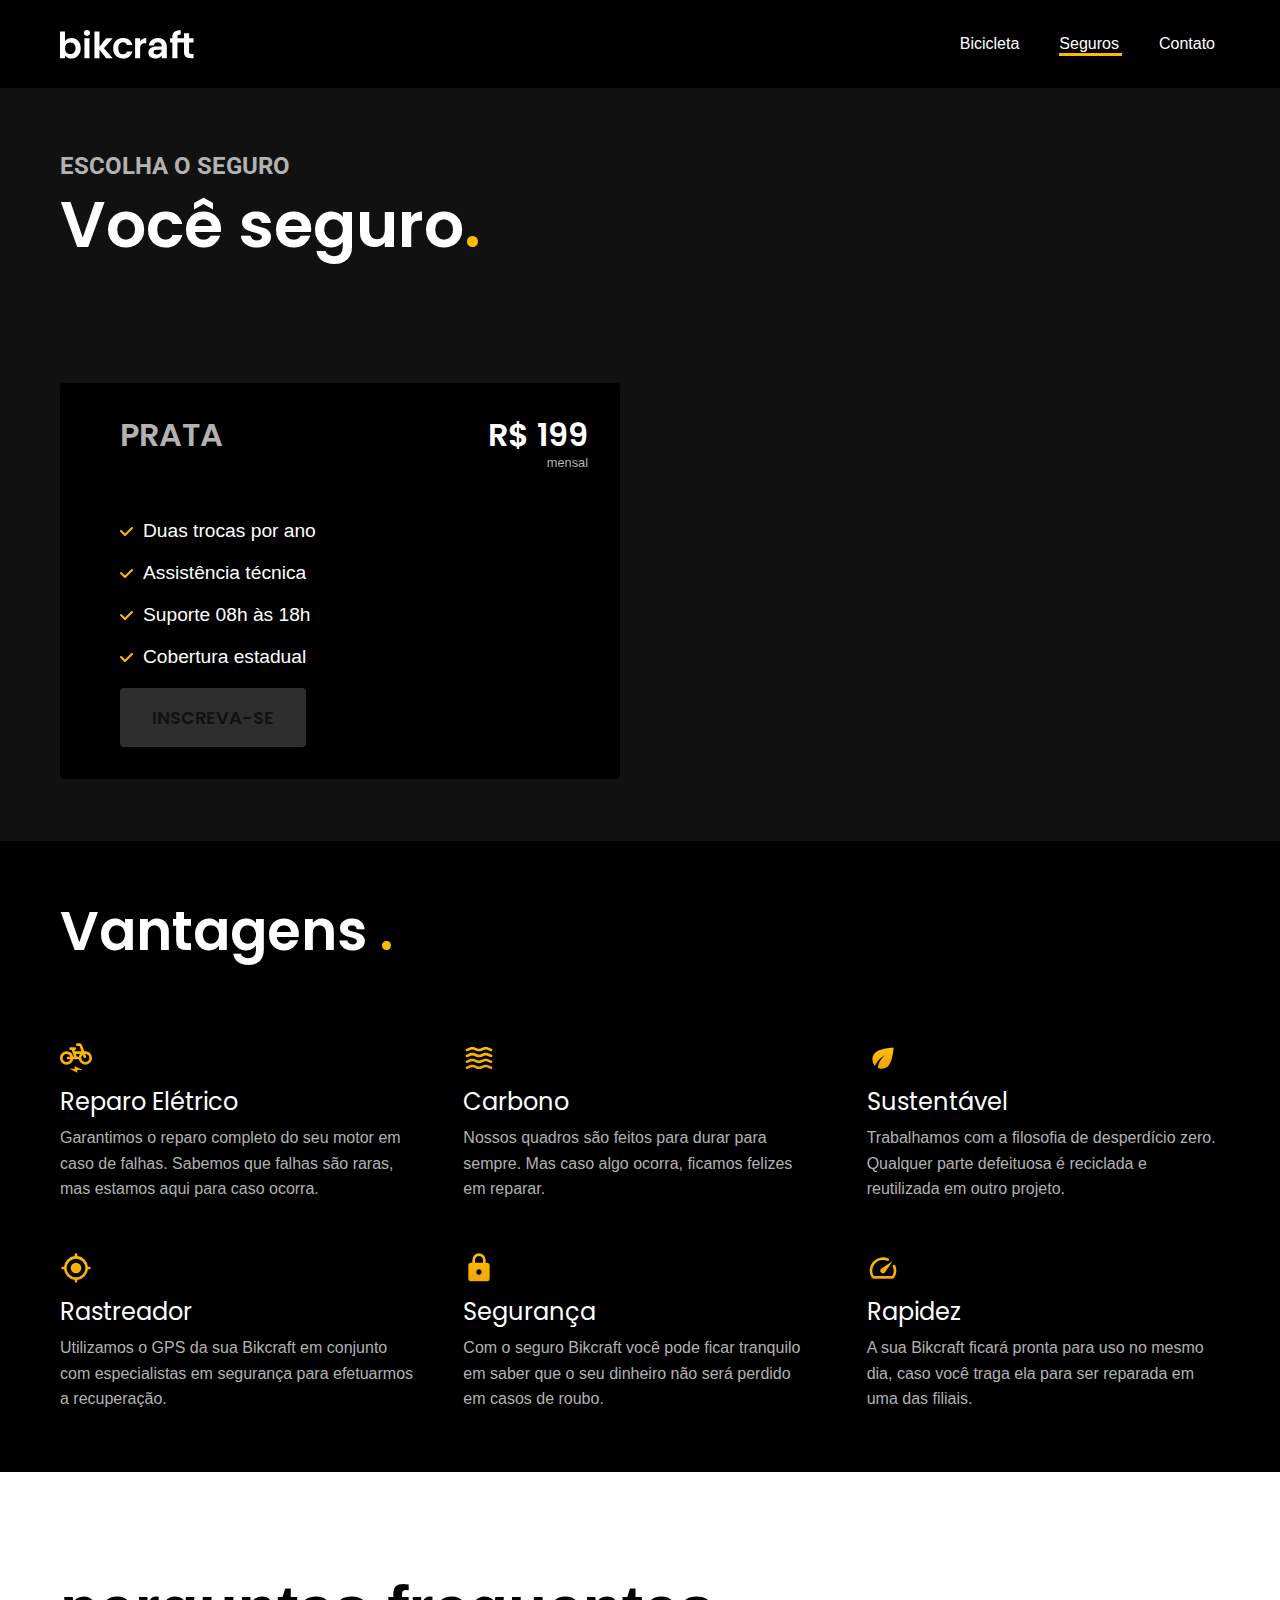
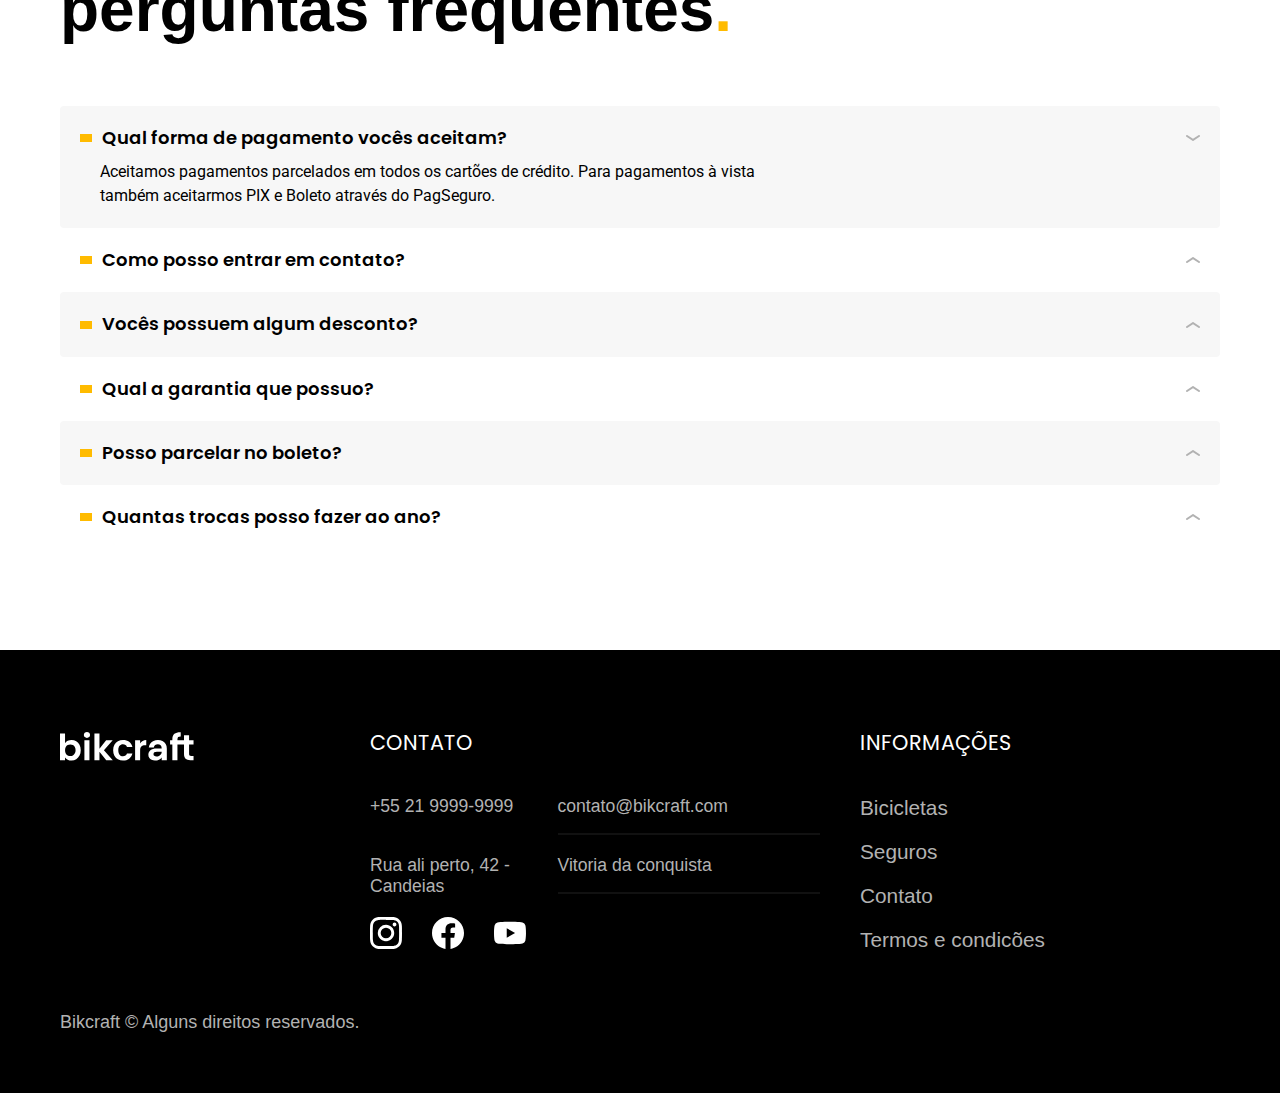
<file: seguros.html>
<!DOCTYPE html>
<html lang="pt-br">

<head>
    <meta charset="UTF-8">
    <meta name="viewport" content="width=device-width, initial-scale=1.0">
      <link rel="preload" href="assets/css/global.css" as="style">
    <link rel="stylesheet" href="assets/css/global.css">
    <link rel="preconnect" href="https://fonts.googleapis.com">
    <link rel="preconnect" href="https://fonts.gstatic.com" crossorigin>
    <link
        href="https://fonts.googleapis.com/css2?family=Fira+Sans:wght@400;500;700;900&family=Inter:wght@400;500;600;700;800&family=Poppins:wght@400;600&family=Roboto:wght@400;500&display=swap"
        rel="stylesheet">
    <title>bikcraft - Bicicletas Eletricas</title>
</head>

<body>

    <header class="header">
        <div class="container header-menu">
            <a href="index.html">
                <img src="assets/img/bikcraft.svg" alt="logo bikcraft">
            </a>
            <nav class="nav-menu">
                <ul class="menus">
                    <li><a href="bicicletas.html">Bicicleta</a></li>
                    <li><a href="seguros.html">Seguros</a></li>
                    <li><a href="contato.html">Contato</a></li>
                </ul>
            </nav>
        </div>
    </header>

    <main >
        <div class=" title-bg">
            <div data-anime="400" class="title-content container">
                <p class="font-2-l cor-5">Escolha o seguro</p>
                <h1 class="font-1-grande cor-0" >Você seguro<span class="cor-p1">.</span></h1>
            </div>
        </div>

        <div class="bg-seguros">
            <div class="container">
                <div class="seguros cont-seguro">

                    <div class="seguro-item fadeInLeft" data-anime="600">
                        <div class="plano-preco">
                            <h3 class="font-1-medio ">Prata</h3>
                            <div class="preco">
                                <h3 class="font-1-medio ">R$ 199</h3>
                                <span>mensal</span>
                            </div>
                        </div>
                        <ul>
                            <li>
                                <img src="assets/img/icones/lista.svg" alt="">
                                Duas trocas por ano
                            </li>
                            <li>
                                <img src="assets/img/icones/lista.svg" alt="">
                                Assistência técnica
                            </li>
                            <li>
                                <img src="assets/img/icones/lista.svg" alt="">
                                Suporte 08h às 18h
                            </li>
                            <li>
                                <img src="assets/img/icones/lista.svg" alt="">
                                Cobertura estadual
                            </li>
                        </ul>
                        <button class="botao"><a href="./orcamento.html?tipo=seguro&produto=prata">Inscreva-se</a> </button>
                    </div>

                    <div class="seguro-item ouro fadeInRight" data-anime="800">
                        <div class="plano-preco">
                            <h3 class="font-1-medio ">Ouro</h3>
                            <div class="preco">
                                <h3 class="font-1-medio">R$ 299</h3>
                                <span>mensal</span>
                            </div>
                        </div>
                        <ul>
                            <li>
                                <img src="assets/img/icones/lista.svg" alt="">
                                Cinco trocas por ano
                            </li>
                            <li>
                                <img src="assets/img/icones/lista.svg" alt="">
                                Assistência especial
                            </li>
                            <li>
                                <img src="assets/img/icones/lista.svg" alt="">
                                Suporte 24h
                            </li>
                            <li>
                                <img src="assets/img/icones/lista.svg" alt="">
                                Cobertura nacional
                            </li>
                            <li>
                                <img src="assets/img/icones/lista.svg" alt="">
                                Desconto em parceiros
                            </li>
                            <li>
                                <img src="assets/img/icones/lista.svg" alt="">
                                Acesso ao Clube Bikcraft
                            </li>
    
                        </ul>
                        <button class="botao"><a href="./orcamento.html?tipo=seguro&produto=ouro">Inscreva-se</a> </button>
                    </div>
                </div>
            </div>
        </div>
    </main>
    <section class="vantagens-bg">
        <div class="container vantagens">
            <h2 class="font-1-grande cor-0">Vantagens <span class="cor-p1">.</span></h2>
            <ul class="cor-0">
                <li>
                    <img src="assets/img/icones/eletrica.svg" alt="">
                    <h3>Reparo Elétrico</h3>
                    <p>Garantimos o reparo completo do seu motor em caso de falhas. Sabemos que falhas são raras, mas estamos aqui para caso ocorra.</p>
                </li>
                <li>
                    <img src="assets/img/icones/carbono.svg" alt="">
                    <h3>Carbono</h3>
                    <p>Nossos quadros são feitos para durar para sempre. Mas caso algo ocorra, ficamos felizes em reparar.</p>
                </li>
                <li>
                    <img src="assets/img/icones/sustentavel.svg" alt="">
                    <h3>Sustentável</h3>
                    <p>Trabalhamos com a filosofia de desperdício zero. Qualquer parte defeituosa é reciclada e reutilizada em outro projeto.</p>
                </li>
                <li>
                    <img src="assets/img/icones/rastreador.svg" alt="">
                    <h3>Rastreador</h3>
                    <p>Utilizamos o GPS da sua Bikcraft em conjunto com especialistas em segurança para efetuarmos a recuperação.</p>
                </li>
                <li>
                    <img src="assets/img/icones/seguro.svg" alt="">
                    <h3>Segurança</h3>
                    <p>Com o seguro Bikcraft você pode ficar tranquilo em saber que o seu dinheiro não será perdido em casos de roubo.</p>
                </li>
                <li>
                    <img src="assets/img/icones/velocidade.svg" alt="">
                    <h3>Rapidez</h3>
                    <p>A sua Bikcraft ficará pronta para uso no mesmo dia, caso você traga ela para ser reparada em uma das filiais.</p>
                </li>
            </ul>
        </div>
    </section>

    
        <article class="container perguntas">
            <h2 class="font-2-grande">perguntas frequentes<span class="cor-p1">.</span></h2>
            <dl>
                <div>
                    <dt class=""><button aria-controls="pergunta1" aria-expanded="true"> Qual forma de pagamento vocês aceitam?</button></dt>
                    <dd class="ativa" id="pergunta1">Aceitamos pagamentos parcelados em todos os cartões de crédito. Para pagamentos à vista também aceitarmos PIX e Boleto através do PagSeguro.</dd>
                </div>

                <div>
                    <dt class=""><button aria-controls="pergunta2" aria-expanded="false"> Como posso entrar em contato?</button></dt>
                    <dd id="pergunta2">Aceitamos pagamentos parcelados em todos os cartões de crédito. Para pagamentos à vista também aceitarmos PIX e Boleto através do PagSeguro.</dd>
                </div>

                <div>
                    <dt class=""><button aria-controls="pergunta3" aria-expanded="false">Vocês possuem algum desconto?</button></dt>
                    <dd id="pergunta3">Aceitamos pagamentos parcelados em todos os cartões de crédito. Para pagamentos à vista também aceitarmos PIX e Boleto através do PagSeguro.</dd>
                </div>

                <div>
                    <dt class=""><button aria-controls="pergunta4" aria-expanded="false">Qual a garantia que possuo?</button></dt>
                    <dd id="pergunta4">Aceitamos pagamentos parcelados em todos os cartões de crédito. Para pagamentos à vista também aceitarmos PIX e Boleto através do PagSeguro.</dd>
                </div>

                <div>
                    <dt class=""><button aria-controls="pergunta5" aria-expanded="false">Posso parcelar no boleto?</button></dt>
                    <dd id="pergunta5">Aceitamos pagamentos parcelados em todos os cartões de crédito. Para pagamentos à vista também aceitarmos PIX e Boleto através do PagSeguro.</dd>
                </div>

                <div>
                    <dt class=""><button aria-controls="pergunta6" aria-expanded="false">Quantas trocas posso fazer ao ano?</button></dt>
                    <dd id="pergunta6">Aceitamos pagamentos parcelados em todos os cartões de crédito. Para pagamentos à vista também aceitarmos PIX e Boleto através do PagSeguro.</dd>
                </div>
            </dl>
        </article>
   







    <footer class="footer-bg">
        <div class="footer container">
            <div class="footer-logo">
                <img src="assets/img/bikcraft.svg" alt="">
            </div>
            <div class="footer-contato">
                <h3 class="font-1-medio">contato</h3>
                <ul class="contato">
                    <li><a href="tel:+5521999999999"> +55 21 9999-9999</a></li>
                    <li><a href="mailto:contato@bikcraft.com">contato@bikcraft.com</a></li>
                    <li>Rua ali perto, 42 - Candeias</li>
                    <li>Vitoria da conquista</li>
                </ul>
                <ul class="redesSociais">
                    <li>
                       <a href="#"> <img src="assets/img/redes/instagram.svg" alt=""></a>
                    </li>
                    <li>
                       <a href="#"><img src="assets/img/redes/facebook.svg" alt=""></a>
                    </li>
                    <li>
                        <a href="#"><img src="assets/img/redes/youtube.svg" alt=""></a>
                    </li>
                </ul>
            </div>
            <div class="footer-informacoes">
                <h3 class="font-1-medio">Informações</h3>

                <ul>
                    <li><a href="bicicletas.html">Bicicletas</a></li>
                    <li><a href="seguros.html">Seguros</a></li>
                    <li><a href="contato.html">Contato</a></li>
                    <li><a href="termos.html">Termos e condicões</a></li>
                </ul>
            </div>
        </div>
        <p class="container">Bikcraft © Alguns direitos reservados.</p>
    </footer>


    
    <script src="./js/plugins/simple-anime.js"></script>
    <script src="./js/script.js"></script>

</body>

</html>
</file>
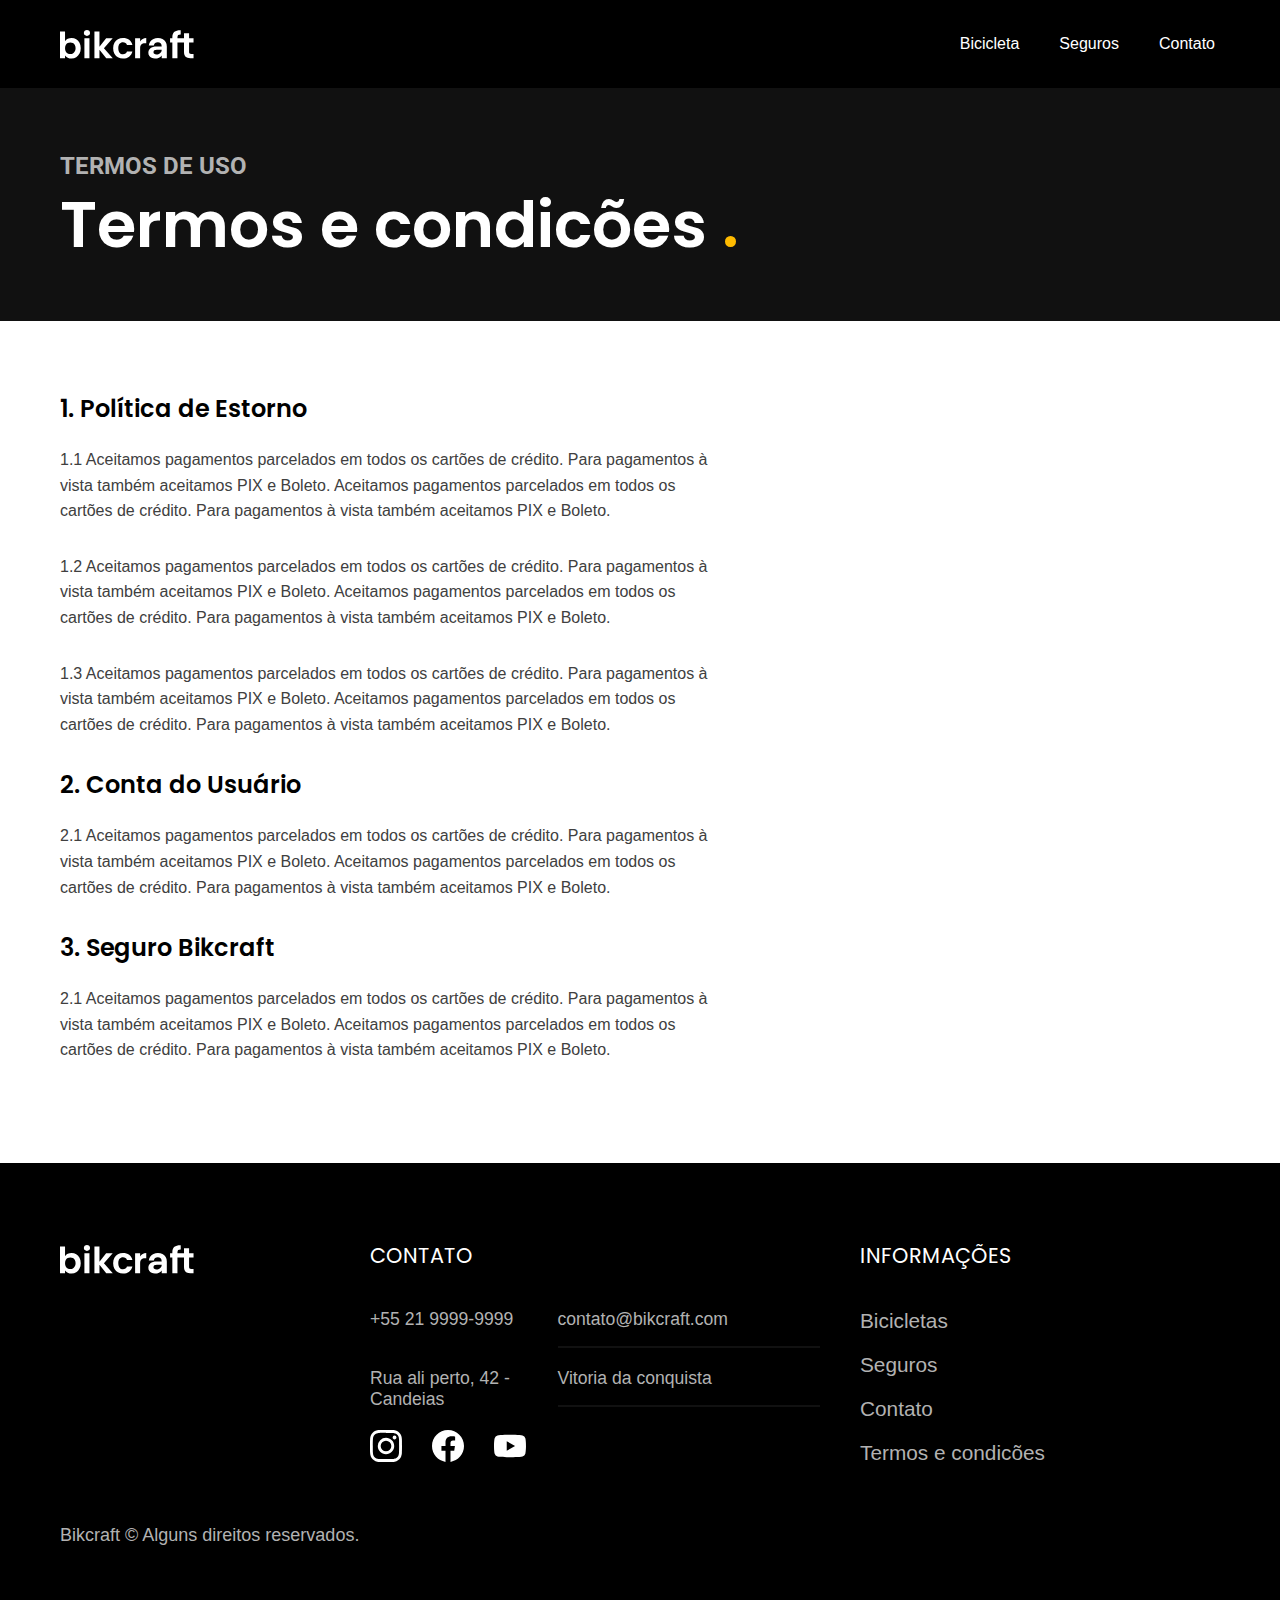
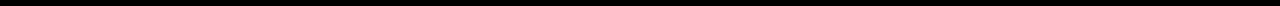
<file: termos.html>
<!DOCTYPE html>
<html lang="pt-br">

<head>
    <meta charset="UTF-8">
    <meta name="viewport" content="width=device-width, initial-scale=1.0">
      <link rel="preload" href="assets/css/global.css" as="style">
    <link rel="stylesheet" href="assets/css/global.css">
    <link rel="preconnect" href="https://fonts.googleapis.com">
    <link rel="preconnect" href="https://fonts.gstatic.com" crossorigin>
    <link
        href="https://fonts.googleapis.com/css2?family=Fira+Sans:wght@400;500;700;900&family=Inter:wght@400;500;600;700;800&family=Poppins:wght@400;600&family=Roboto:wght@400;500&display=swap"
        rel="stylesheet">
        <link rel="stylesheet" href="assets/css/termos.css">
    <title>bikcraft - Termos e condições</title>
</head>

<body>

    <header class="header">
        <div class="container header-menu">
            <a href="index.html">
                <img src="assets/img/bikcraft.svg" alt="logo bikcraft">
            </a>
            <nav class="nav-menu">
                <ul class="menus">
                    <li><a href="bicicletas.html">Bicicleta</a></li>
                    <li><a href="seguros.html">Seguros</a></li>
                    <li><a href="contato.html">Contato</a></li>
                </ul>
            </nav>
        </div>
    </header>

    <main>
        <div class=" title-bg">
            <div class="title-content container">
                <p class="font-2-l cor-5">Termos de uso</p>
                <h1 class="font-1-grande cor-0">Termos e condicões <span class="cor-p1">.</span></h1>
            </div>
        </div>

        <div class="termos container">
            <h2>1. Política de Estorno</h2>
            <p>1.1 Aceitamos pagamentos parcelados em todos os cartões de crédito. Para pagamentos à vista também aceitamos PIX e Boleto. Aceitamos pagamentos parcelados em todos os cartões de crédito. Para pagamentos à vista também aceitamos PIX e Boleto.</p>
            <p>1.2 Aceitamos pagamentos parcelados em todos os cartões de crédito. Para pagamentos à vista também aceitamos PIX e Boleto. Aceitamos pagamentos parcelados em todos os cartões de crédito. Para pagamentos à vista também aceitamos PIX e Boleto.
            </p>
            <p>1.3 Aceitamos pagamentos parcelados em todos os cartões de crédito. Para pagamentos à vista também aceitamos PIX e Boleto. Aceitamos pagamentos parcelados em todos os cartões de crédito. Para pagamentos à vista também aceitamos PIX e Boleto.
            </p>

            <h2>2. Conta do Usuário</h2>
            <p>2.1 Aceitamos pagamentos parcelados em todos os cartões de crédito. Para pagamentos à vista também aceitamos PIX e Boleto. Aceitamos pagamentos parcelados em todos os cartões de crédito. Para pagamentos à vista também aceitamos PIX e Boleto.</p>
            
            <h2>3. Seguro Bikcraft</h2>
            <p>2.1 Aceitamos pagamentos parcelados em todos os cartões de crédito. Para pagamentos à vista também aceitamos PIX e Boleto. Aceitamos pagamentos parcelados em todos os cartões de crédito. Para pagamentos à vista também aceitamos PIX e Boleto.</p>
        </div>

    </main>

    <footer class="footer-bg">
        <div class="footer container">
            <div class="footer-logo">
                <img src="assets/img/bikcraft.svg" alt="">
            </div>
            <div class="footer-contato">
                <h3 class="font-1-medio">contato</h3>
                <ul class="contato">
                    <li><a href="tel:+5521999999999"> +55 21 9999-9999</a></li>
                    <li><a href="mailto:contato@bikcraft.com">contato@bikcraft.com</a></li>
                    <li>Rua ali perto, 42 - Candeias</li>
                    <li>Vitoria da conquista</li>
                </ul>
                <ul class="redesSociais">
                    <li>
                       <a href="#"> <img src="assets/img/redes/instagram.svg" alt=""></a>
                    </li>
                    <li>
                       <a href="#"><img src="assets/img/redes/facebook.svg" alt=""></a>
                    </li>
                    <li>
                        <a href="#"><img src="assets/img/redes/youtube.svg" alt=""></a>
                    </li>
                </ul>
            </div>
            <div class="footer-informacoes">
                <h3 class="font-1-medio">Informações</h3>

                <ul>
                    <li><a href="bicicletas.html">Bicicletas</a></li>
                    <li><a href="seguros.html">Seguros</a></li>
                    <li><a href="contato.html">Contato</a></li>
                    <li><a href="termos.html">Termos e condicões</a></li>
                </ul>
            </div>
        </div>
        <p class="container">Bikcraft © Alguns direitos reservados.</p>
    </footer>
    <script src="./js/script.js"></script>
</body>

</html>
</file>
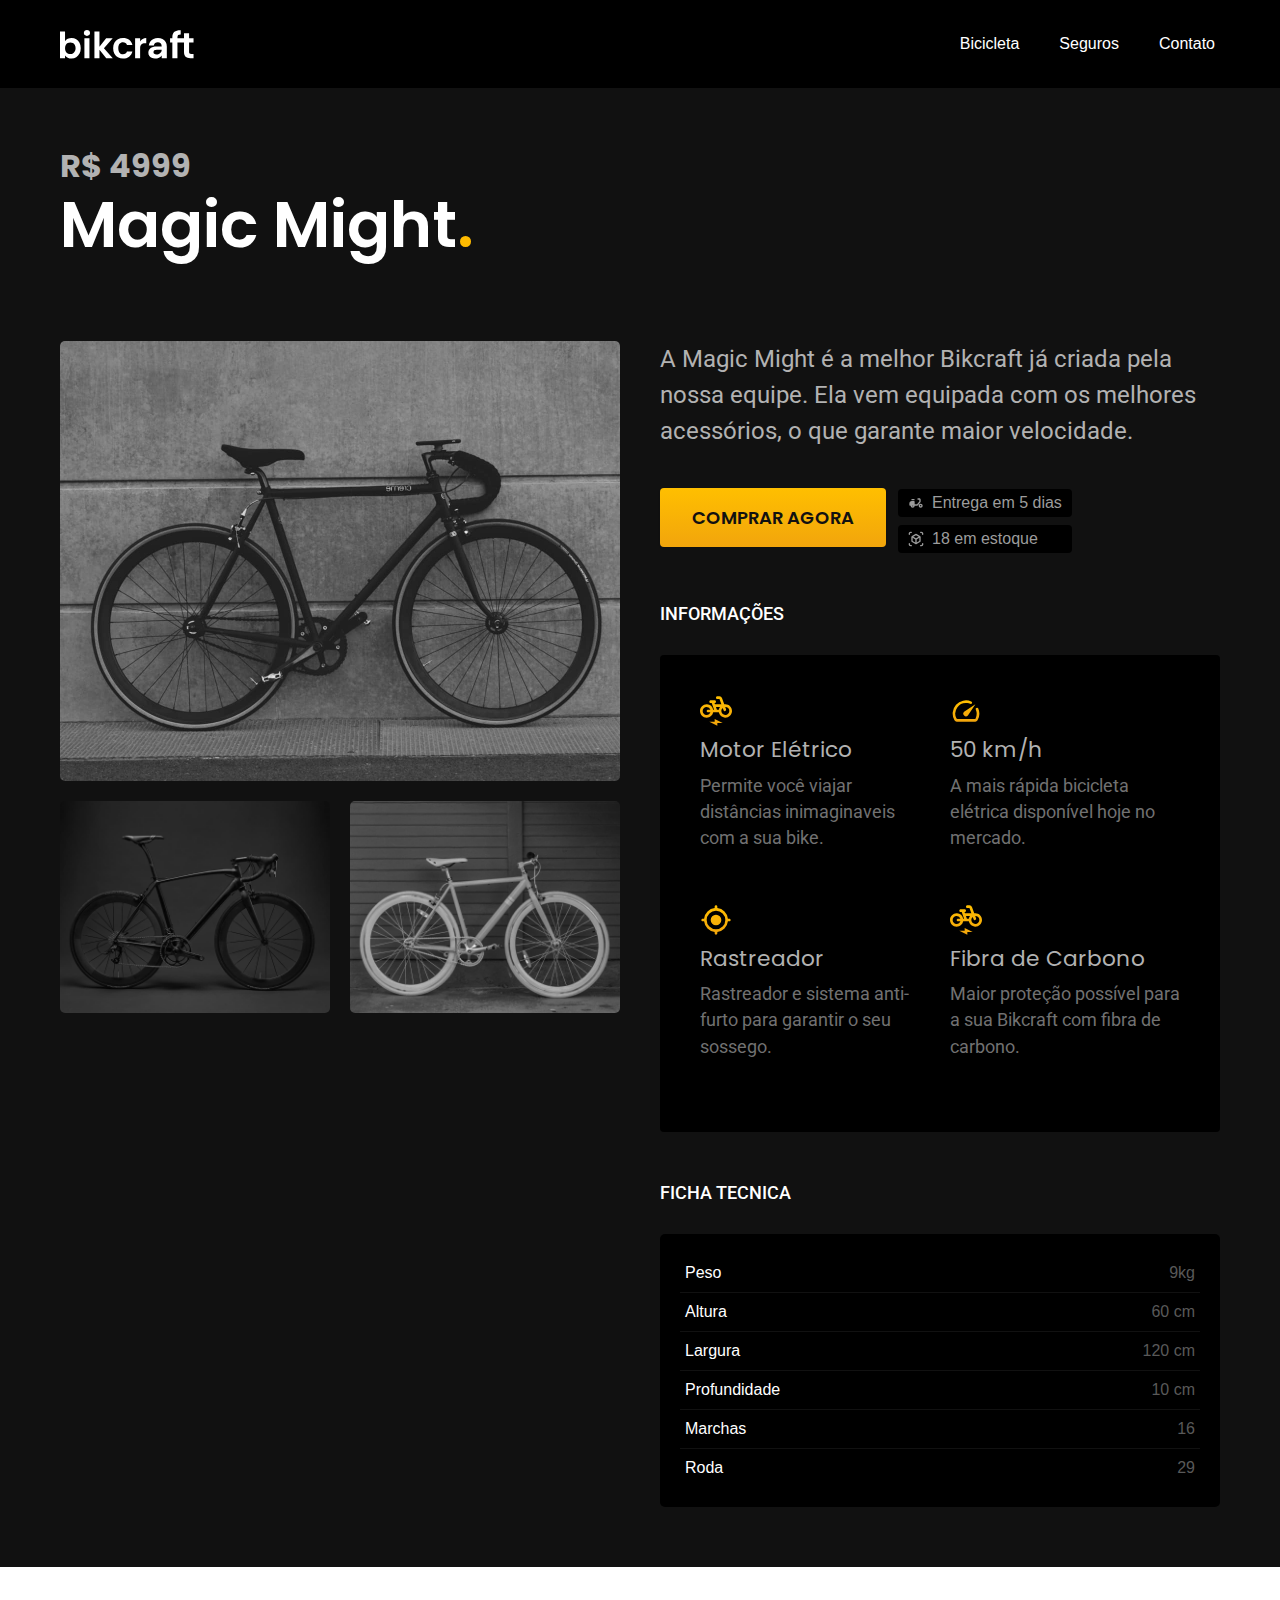
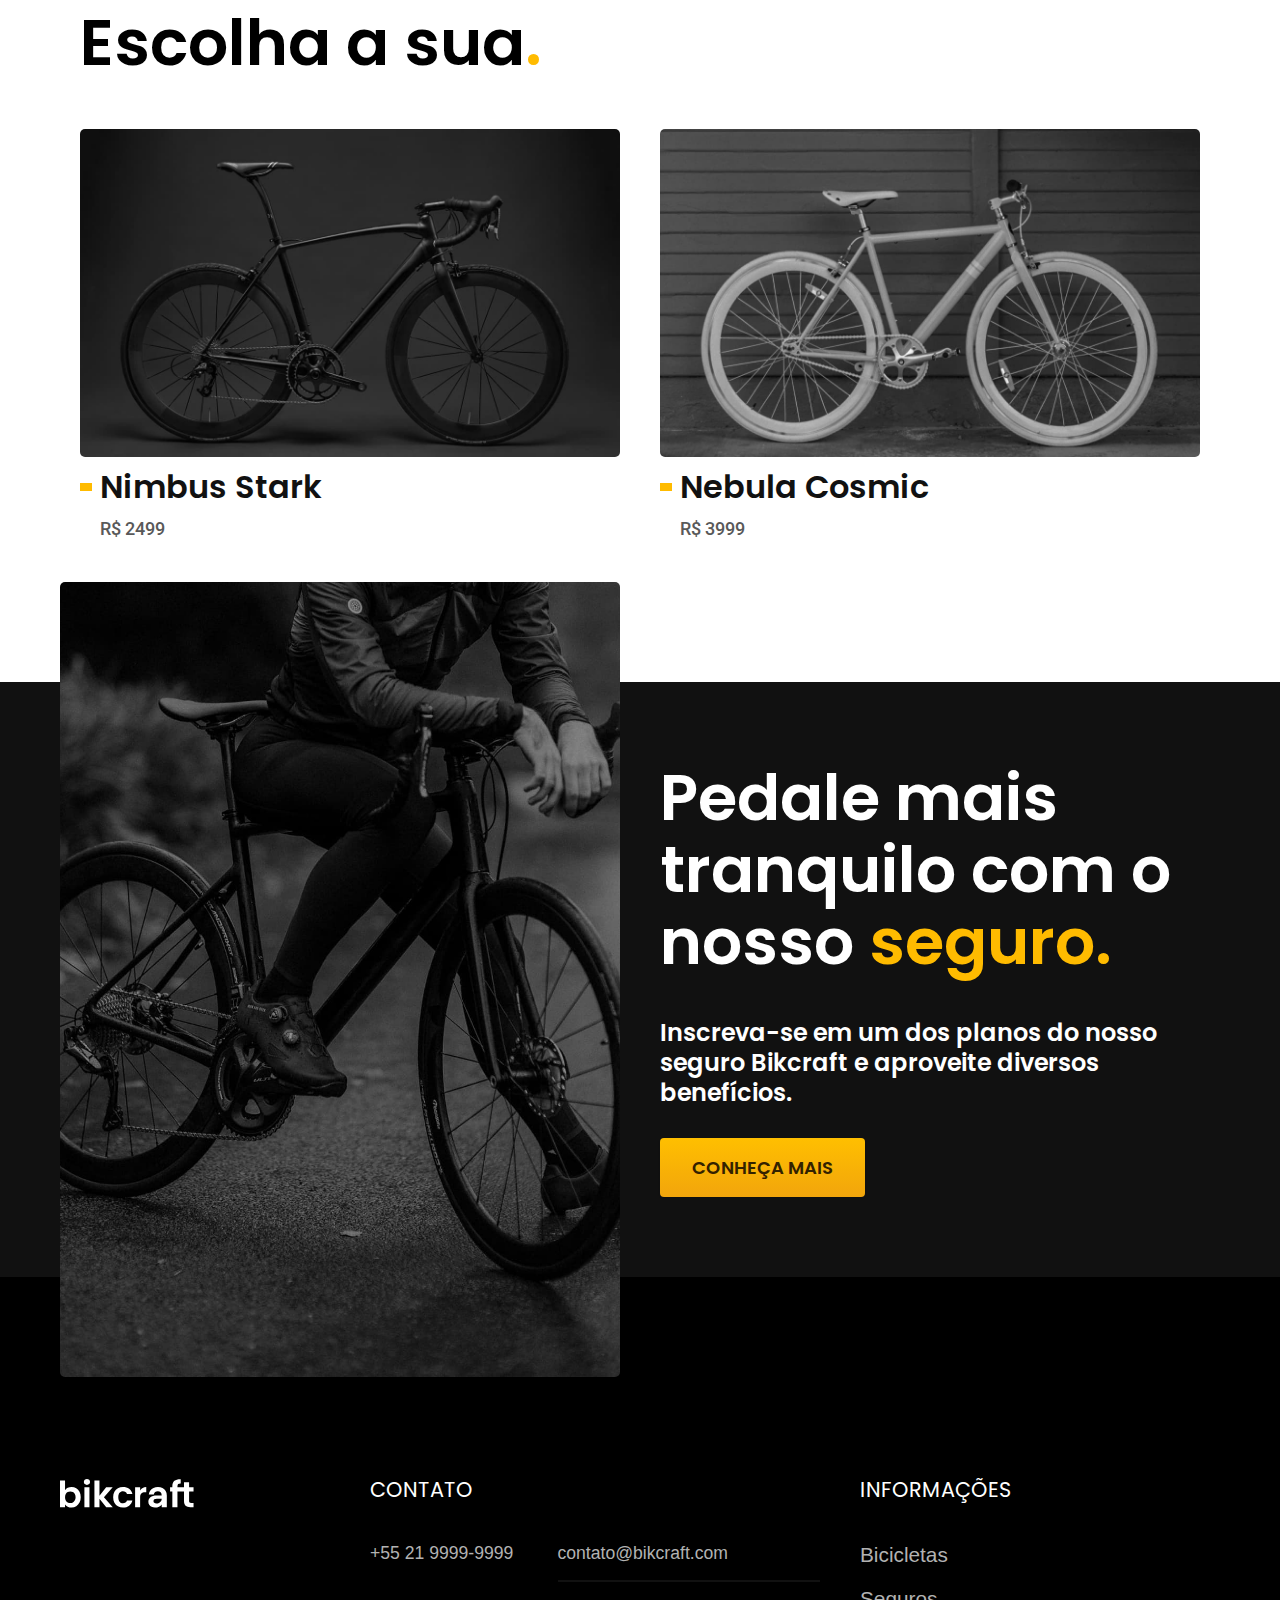
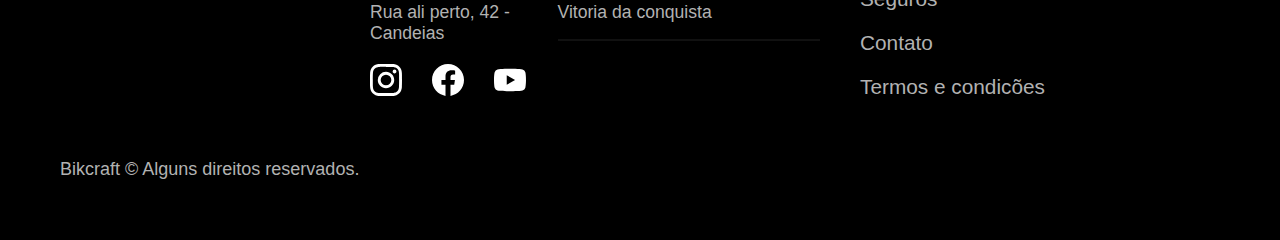
<file: bicicletas/magic.html>
<!DOCTYPE html>
<html lang="pt-br">

<head>
    <meta charset="UTF-8">
    <meta name="viewport" content="width=device-width, initial-scale=1.0">
    <link rel="stylesheet" href="../assets/css/global.css">
    <link rel="preconnect" href="https://fonts.googleapis.com">
    <link rel="preconnect" href="https://fonts.gstatic.com" crossorigin>
    <link
        href="https://fonts.googleapis.com/css2?family=Fira+Sans:wght@400;500;700;900&family=Inter:wght@400;500;600;700;800&family=Poppins:wght@400;600&family=Roboto:wght@400;500&display=swap"
        rel="stylesheet">
    <title>Magic | Bikcraft</title>
</head>

<body>

    <header class="header">
        <div class="container header-menu">
            <a href="../index.html">
                <img src="../assets/img/bikcraft.svg" alt="logo bikcraft">
            </a>
            <nav class="nav-menu">
                <ul class="menus">
                    <li><a href="../bicicletas.html">Bicicleta</a></li>
                    <li><a href="../seguros.html">Seguros</a></li>
                    <li><a href="../contato.html">Contato</a></li>
                </ul>
            </nav>
        </div>
    </header>

    <main class="title-bg">
        <div class=" ">
            <div class="title-content container nimbus-title">
                <p class="font-1-grande cor-5">R$ 4999</p>
                <h1 class="font-1-grande cor-0">Magic Might<span class="cor-p1">.</span></h1>
            </div>
        </div>
        
        <div class="container bicicleta">
            <div class="bike-img">
                <img src="../assets/img/bicicleta/nimbus2.jpg" alt="">
                <img src="../assets/img/bicicleta/nimbus1.jpg" alt="">
                <img src="../assets/img/bicicleta/nimbus3.jpg" alt="">
            </div>
            <div class="bicicleta-conteudo">
                <p class="font-1-pequeno2 cor-5">A Magic Might é a melhor Bikcraft já criada pela nossa equipe. Ela vem equipada com os melhores acessórios, o que garante maior velocidade.</p>

                <div class="bicicleta-comprar">
                    <button class="botao"><a href="../orcamento.html?tipo=bikcraft&produto=magic">comprar agora</a></button>
                    <div>
                        <span class="font-1-pequeno cor-6">
                            <img src="../assets/img/icones/entrega.svg" alt="">
                            Entrega em 5 dias
                        </span>
                        <span class="font-1-pequeno cor-6">
                            <img src="../assets/img/icones/estoque.svg" alt="">
                            18 em estoque
                        </span>
                    </div>
                </div>
                <h2 class="font-2-pequeno cor-0">Informações</h2>
                <div class="bicicletas-informacoes">
                    <ul>
                        <li>
                            <img src="../assets/img/icones/eletrica.svg" alt="">
                            <h3>Motor Elétrico</h3>
                            <p>Permite você viajar distâncias inimaginaveis com a sua bike.</p>
                        </li>

                        <li>
                            <img src="../assets/img/icones/velocidade.svg" alt="">
                            <h3>50 km/h</h3>
                            <p>A mais rápida bicicleta elétrica disponível hoje no mercado.</p>
                        </li>

                        <li>
                            <img src="../assets/img/icones/rastreador.svg" alt="">
                            <h3>Rastreador</h3>
                            <p>Rastreador e sistema anti-furto para garantir o seu sossego.</p>
                        </li>

                        <li>
                            <img src="../assets/img/icones/eletrica.svg" alt="">
                            <h3>Fibra de Carbono</h3>
                            <p>Maior proteção possível para a sua Bikcraft com fibra de carbono.</p>
                        </li>
                    </ul>
                </div>
                <h2 class="font-2-pequeno cor-0">ficha tecnica</h2>
                <div class="informacoes-ficha">
                    <ul class="cor-0">
                        <li>Peso <span>9kg</span></li>
                        <li>Altura <span>60 cm</span></li>
                        <li>Largura <span>120 cm</span></li>
                        <li>Profundidade <span>10 cm</span></li>
                        <li>Marchas <span>16</span></li>
                        <li>Roda <span>29</span></li>

                    </ul>
                </div>
            </div>

        </div>


    </main>

    <article class=" container bicicleta-lista" id="bikeslist">
        <h2 class=" container font-1-grande">Escolha a sua<span class="cor-p1">.</span></h2>
        <ul>
            <li>
                <a href="./nimbus.html">
                    <img src="../assets/img/bicicletas/nimbus.jpg" alt=" bicicleta preta">
                    <h3 class="font-1-medio cor-11"> Nimbus Stark</h3>
                    <span class="font-2-pequeno cor-8">R$ 2499</span>
                </a>
            </li>
            <li>
                <a href="./nebula.html">
                    <img src="../assets/img/bicicletas/nebula.jpg" alt=" bicicleta preta">
                    <h3 class="font-1-medio cor-11"> Nebula Cosmic</h3>
                    <span class="font-2-pequeno cor-8">R$ 3999</span>
                </a>
            </li>
        </ul>
    </article>
    <article class="chamada-seguro-bg">
        <div class="container chamada-seguro">
            <div class="img-chamada-seguro">
                <img src="../assets/img/fotos/seguros.jpg" alt="">
            </div>
            <div class="conteudo-chamada-seguro">
                <h2 class="font-1-grande cor-0">Pedale mais tranquilo com o nosso <span class="cor-p1">seguro.</span></h1>
                <p class="font-1-medio cor-0"> Inscreva-se em um dos planos do nosso seguro Bikcraft e aproveite diversos benefícios.</p>
                <button class="botao">Conheça mais</button>
            </div>
        </div>
    </article>
    <footer class="footer-bg">
        <div class="footer container">
            <div class="footer-logo">
                <img src="../assets/img/bikcraft.svg" alt="">
            </div>
            <div class="footer-contato">
                <h3 class="font-1-medio">contato</h3>
                <ul class="contato">
                    <li><a href="tel:+5521999999999"> +55 21 9999-9999</a></li>
                    <li><a href="mailto:contato@bikcraft.com">contato@bikcraft.com</a></li>
                    <li>Rua ali perto, 42 - Candeias</li>
                    <li>Vitoria da conquista</li>
                </ul>
                <ul class="redesSociais">
                    <li>
                        <a href="#"> <img src="../assets/img/redes/instagram.svg" alt=""></a>
                    </li>
                    <li>
                        <a href="#"><img src="../assets/img/redes/facebook.svg" alt=""></a>
                    </li>
                    <li>
                        <a href="#"><img src="../assets/img/redes/youtube.svg" alt=""></a>
                    </li>
                </ul>
            </div>
            <div class="footer-informacoes">
                <h3 class="font-1-medio">Informações</h3>

                <ul>
                    <li><a href="../bicicletas.html">Bicicletas</a></li>
                    <li><a href="../seguros.html">Seguros</a></li>
                    <li><a href="#">Contato</a></li>
                    <li><a href="../termos.html">Termos e condicões</a></li>
                </ul>
            </div>
        </div>
        <p class="container">Bikcraft © Alguns direitos reservados.</p>
    </footer>
    <script src="../js/script.js"></script>
</body>

</html>
</file>
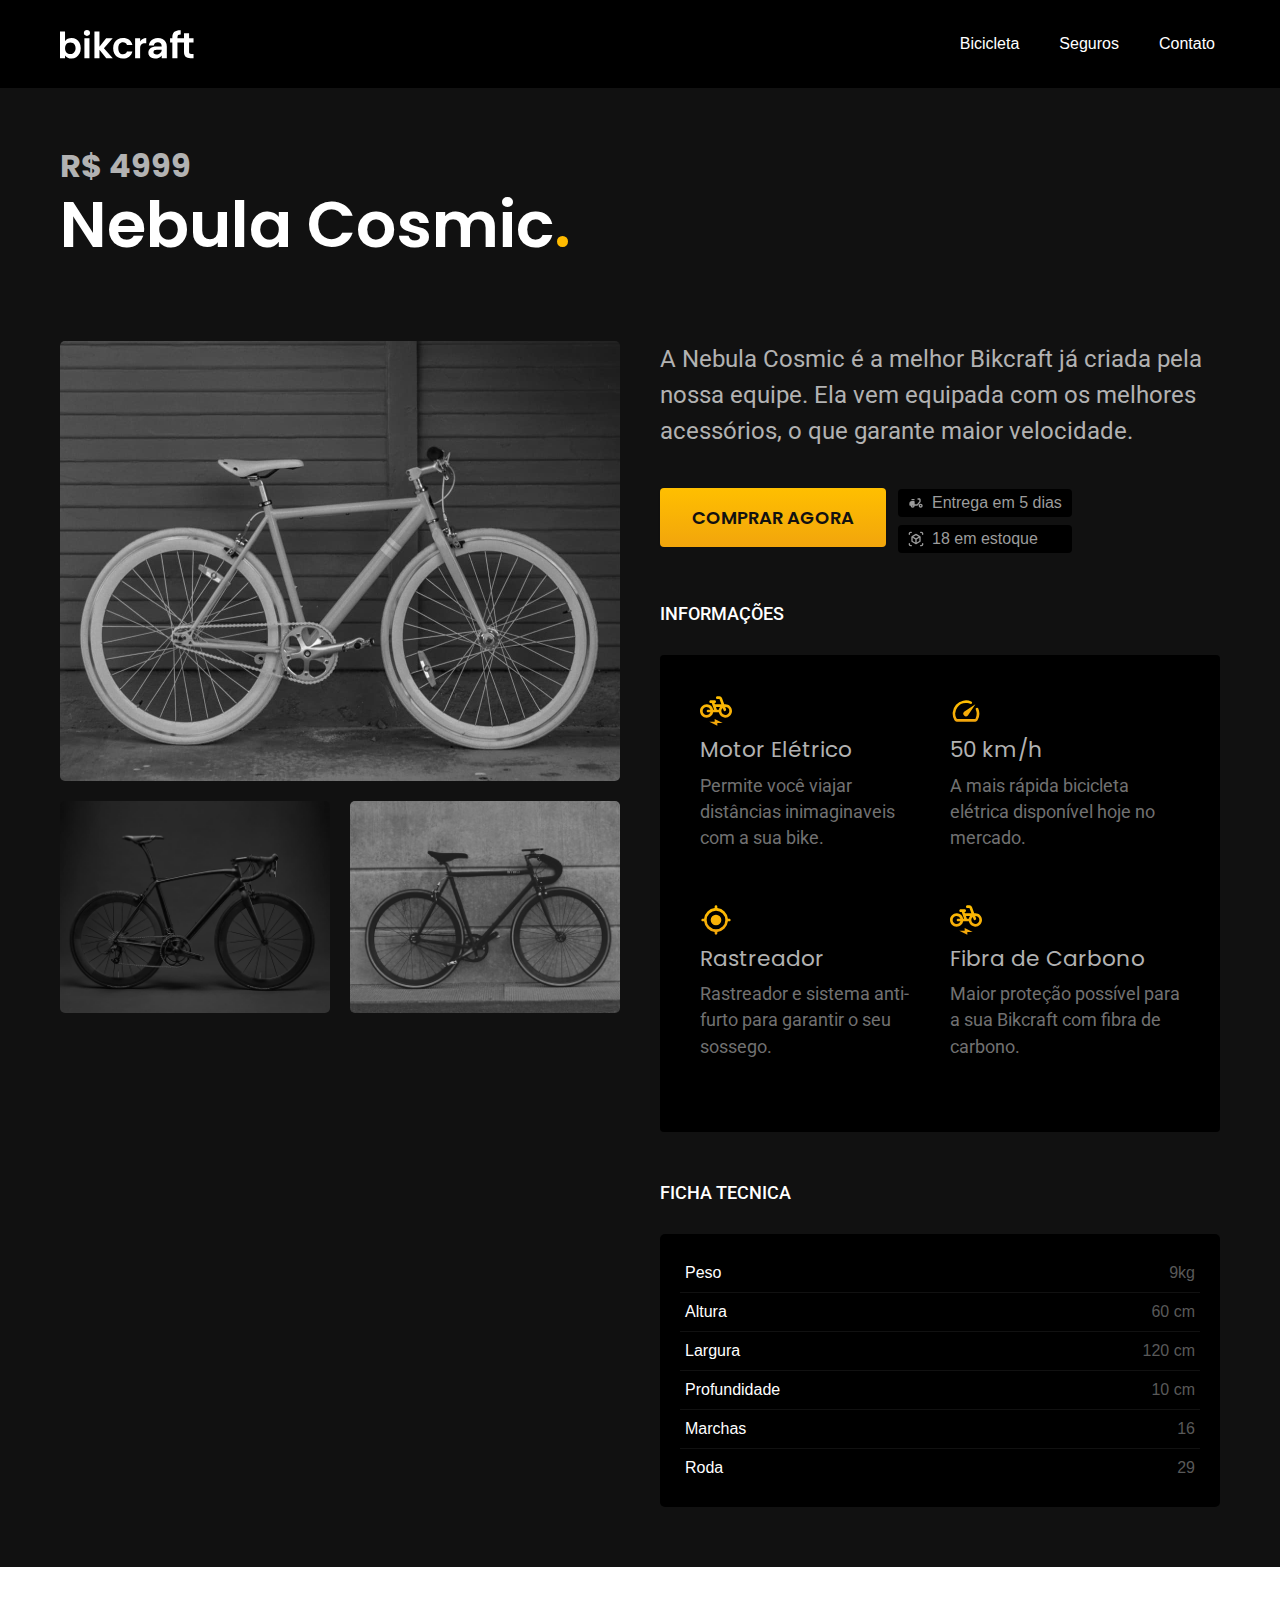
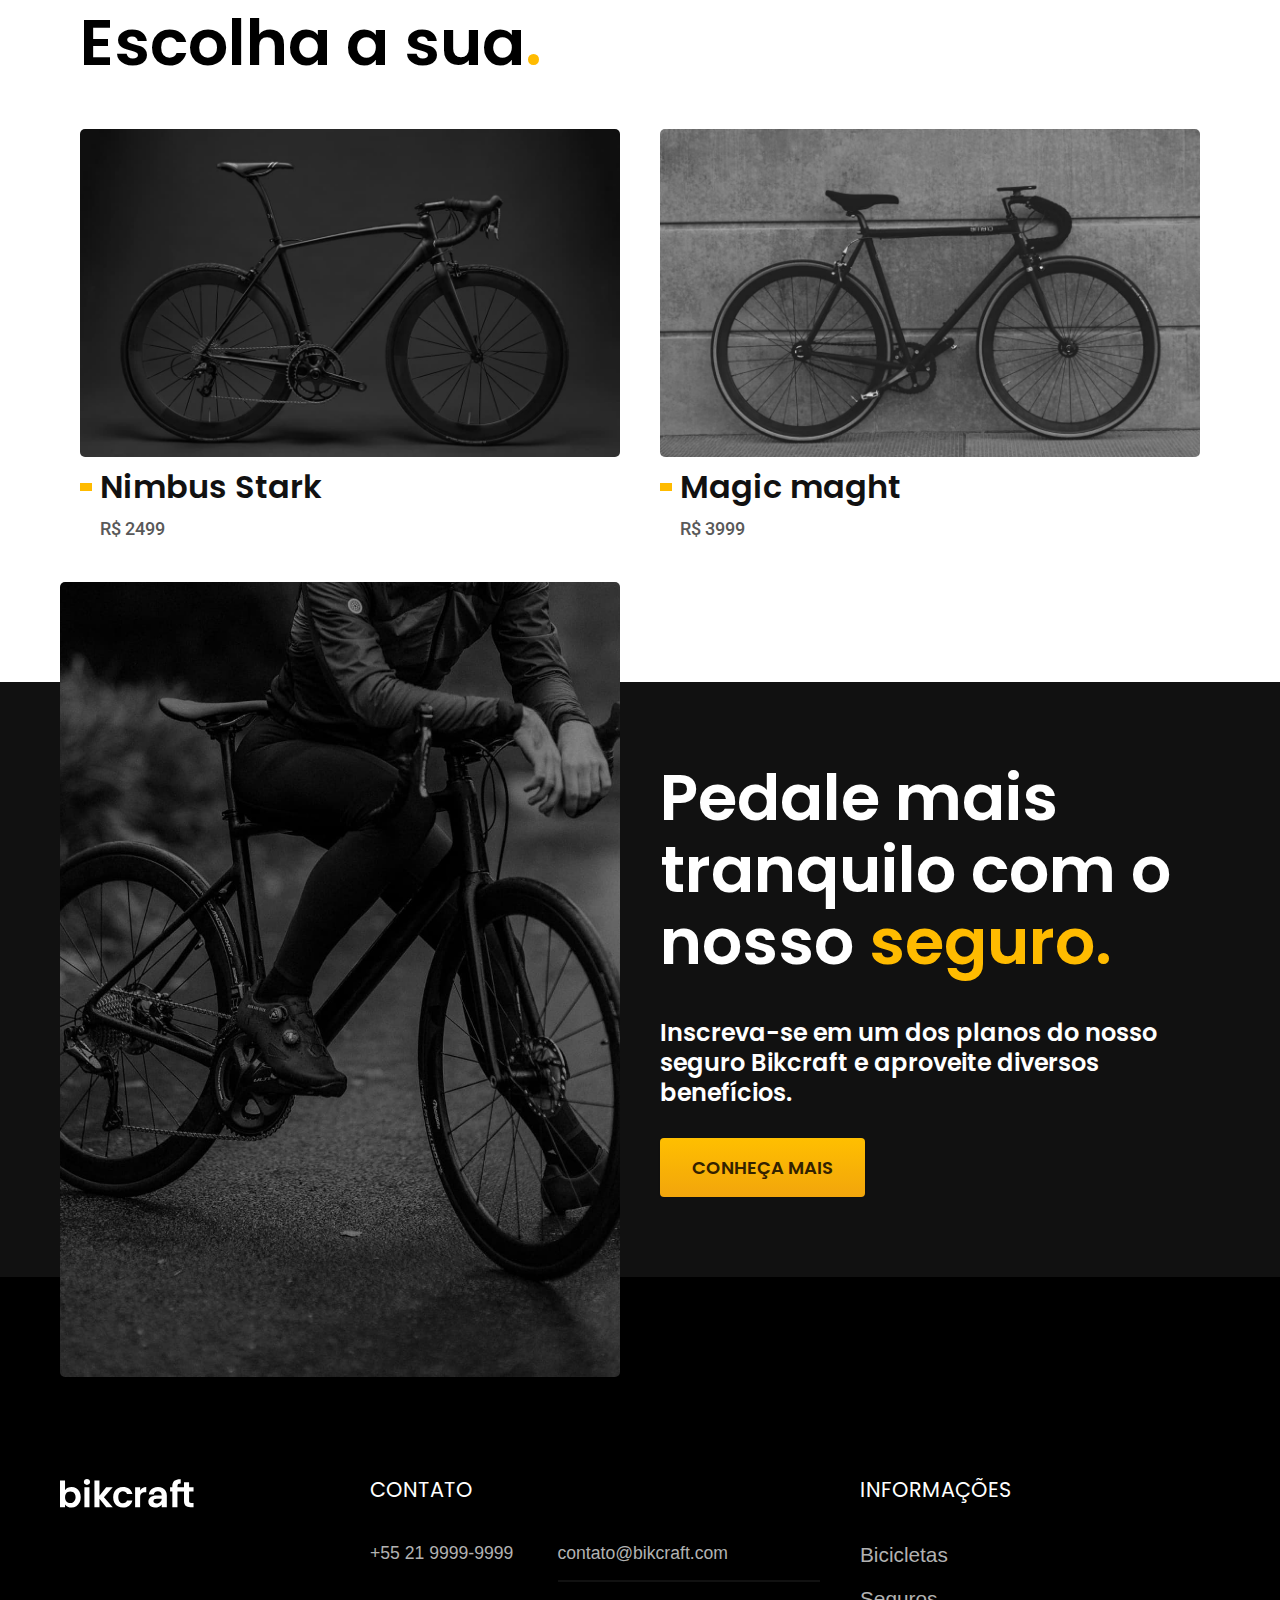
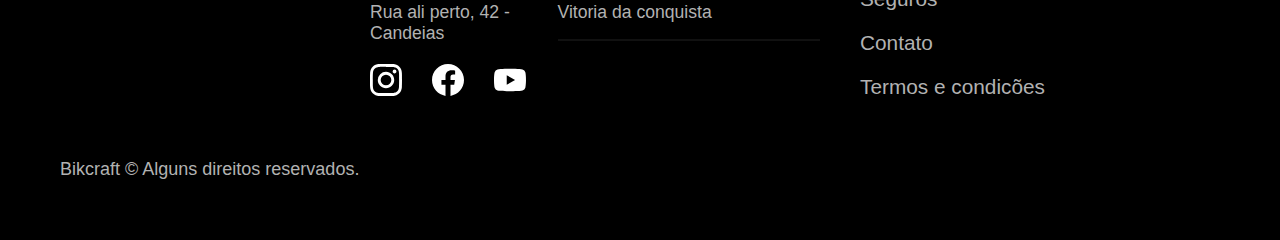
<file: bicicletas/nebula.html>
<!DOCTYPE html>
<html lang="pt-br">

<head>
    <meta charset="UTF-8">
    <meta name="viewport" content="width=device-width, initial-scale=1.0">
    <link rel="stylesheet" href="../assets/css/global.css">
    <link rel="preconnect" href="https://fonts.googleapis.com">
    <link rel="preconnect" href="https://fonts.gstatic.com" crossorigin>
    <link
        href="https://fonts.googleapis.com/css2?family=Fira+Sans:wght@400;500;700;900&family=Inter:wght@400;500;600;700;800&family=Poppins:wght@400;600&family=Roboto:wght@400;500&display=swap"
        rel="stylesheet">
    <title>Nebula | Bikcraft</title>
</head>

<body>

    <header class="header">
        <div class="container header-menu">
            <a href="../index.html">
                <img src="../assets/img/bikcraft.svg" alt="logo bikcraft">
            </a>
            <nav class="nav-menu">
                <ul class="menus">
                    <li><a href="../bicicletas.html">Bicicleta</a></li>
                    <li><a href="../seguros.html">Seguros</a></li>
                    <li><a href="../contato.html">Contato</a></li>
                </ul>
            </nav>
        </div>
    </header>

    <main class="title-bg">
        <div class=" ">
            <div class="title-content container nimbus-title">
                <p class="font-1-grande cor-5">R$ 4999</p>
                <h1 class="font-1-grande cor-0">Nebula Cosmic<span class="cor-p1">.</span></h1>
            </div>
        </div>
        
        <div class="container bicicleta">
            <div class="bike-img">
                <img src="../assets/img/bicicleta/nimbus3.jpg" alt="">
                <img src="../assets/img/bicicleta/nimbus1.jpg" alt="">
                <img src="../assets/img/bicicleta/nimbus2.jpg" alt="">
            </div>
            <div class="bicicleta-conteudo">
                <p class="font-1-pequeno2 cor-5">A Nebula Cosmic é a melhor Bikcraft já criada pela nossa equipe. Ela vem equipada com os melhores acessórios, o que garante maior velocidade.</p>

                <div class="bicicleta-comprar">
                    <button class="botao"><a href="../orcamento.html?tipo=bikcraft&produto=nebula">comprar agora</a></button>
                    <div>
                        <span class="font-1-pequeno cor-6">
                            <img src="../assets/img/icones/entrega.svg" alt="">
                            Entrega em 5 dias
                        </span>
                        <span class="font-1-pequeno cor-6">
                            <img src="../assets/img/icones/estoque.svg" alt="">
                            18 em estoque
                        </span>
                    </div>
                </div>
                <h2 class="font-2-pequeno cor-0">Informações</h2>
                <div class="bicicletas-informacoes">
                    <ul>
                        <li>
                            <img src="../assets/img/icones/eletrica.svg" alt="">
                            <h3>Motor Elétrico</h3>
                            <p>Permite você viajar distâncias inimaginaveis com a sua bike.</p>
                        </li>

                        <li>
                            <img src="../assets/img/icones/velocidade.svg" alt="">
                            <h3>50 km/h</h3>
                            <p>A mais rápida bicicleta elétrica disponível hoje no mercado.</p>
                        </li>

                        <li>
                            <img src="../assets/img/icones/rastreador.svg" alt="">
                            <h3>Rastreador</h3>
                            <p>Rastreador e sistema anti-furto para garantir o seu sossego.</p>
                        </li>

                        <li>
                            <img src="../assets/img/icones/eletrica.svg" alt="">
                            <h3>Fibra de Carbono</h3>
                            <p>Maior proteção possível para a sua Bikcraft com fibra de carbono.</p>
                        </li>
                    </ul>
                </div>
                <h2 class="font-2-pequeno cor-0">ficha tecnica</h2>
                <div class="informacoes-ficha">
                    <ul class="cor-0">
                        <li>Peso <span>9kg</span></li>
                        <li>Altura <span>60 cm</span></li>
                        <li>Largura <span>120 cm</span></li>
                        <li>Profundidade <span>10 cm</span></li>
                        <li>Marchas <span>16</span></li>
                        <li>Roda <span>29</span></li>

                    </ul>
                </div>
            </div>

        </div>


    </main>

    <article class=" container bicicleta-lista" id="bikeslist">
        <h2 class=" container font-1-grande">Escolha a sua<span class="cor-p1">.</span></h2>
        <ul>
            <li>
                <a href="./nimbus.html">
                    <img src="../assets/img/bicicletas/nimbus.jpg" alt=" bicicleta preta">
                    <h3 class="font-1-medio cor-11"> Nimbus Stark</h3>
                    <span class="font-2-pequeno cor-8">R$ 2499</span>
                </a>
            </li>
            <li>
                <a href="./magic.html">
                    <img src="../assets/img/bicicletas/magic.jpg" alt=" bicicleta preta">
                    <h3 class="font-1-medio cor-11"> Magic maght</h3>
                    <span class="font-2-pequeno cor-8">R$ 3999</span>
                </a>
            </li>
        </ul>
    </article>
    <article class="chamada-seguro-bg">
        <div class="container chamada-seguro">
            <div class="img-chamada-seguro">
                <img src="../assets/img/fotos/seguros.jpg" alt="">
            </div>
            <div class="conteudo-chamada-seguro">
                <h2 class="font-1-grande cor-0">Pedale mais tranquilo com o nosso <span class="cor-p1">seguro.</span></h1>
                <p class="font-1-medio cor-0"> Inscreva-se em um dos planos do nosso seguro Bikcraft e aproveite diversos benefícios.</p>
                <button class="botao">Conheça mais</button>
            </div>
        </div>
    </article>
    <footer class="footer-bg">
        <div class="footer container">
            <div class="footer-logo">
                <img src="../assets/img/bikcraft.svg" alt="">
            </div>
            <div class="footer-contato">
                <h3 class="font-1-medio">contato</h3>
                <ul class="contato">
                    <li><a href="tel:+5521999999999"> +55 21 9999-9999</a></li>
                    <li><a href="mailto:contato@bikcraft.com">contato@bikcraft.com</a></li>
                    <li>Rua ali perto, 42 - Candeias</li>
                    <li>Vitoria da conquista</li>
                </ul>
                <ul class="redesSociais">
                    <li>
                        <a href="#"> <img src="../assets/img/redes/instagram.svg" alt=""></a>
                    </li>
                    <li>
                        <a href="#"><img src="../assets/img/redes/facebook.svg" alt=""></a>
                    </li>
                    <li>
                        <a href="#"><img src="../assets/img/redes/youtube.svg" alt=""></a>
                    </li>
                </ul>
            </div>
            <div class="footer-informacoes">
                <h3 class="font-1-medio">Informações</h3>

                <ul>
                    <li><a href="../bicicletas.html">Bicicletas</a></li>
                    <li><a href="../seguros.html">Seguros</a></li>
                    <li><a href="#">Contato</a></li>
                    <li><a href="../termos.html">Termos e condicões</a></li>
                </ul>
            </div>
        </div>
        <p class="container">Bikcraft © Alguns direitos reservados.</p>
    </footer>
    <script src="../js/script.js"></script>
</body>

</html>
</file>
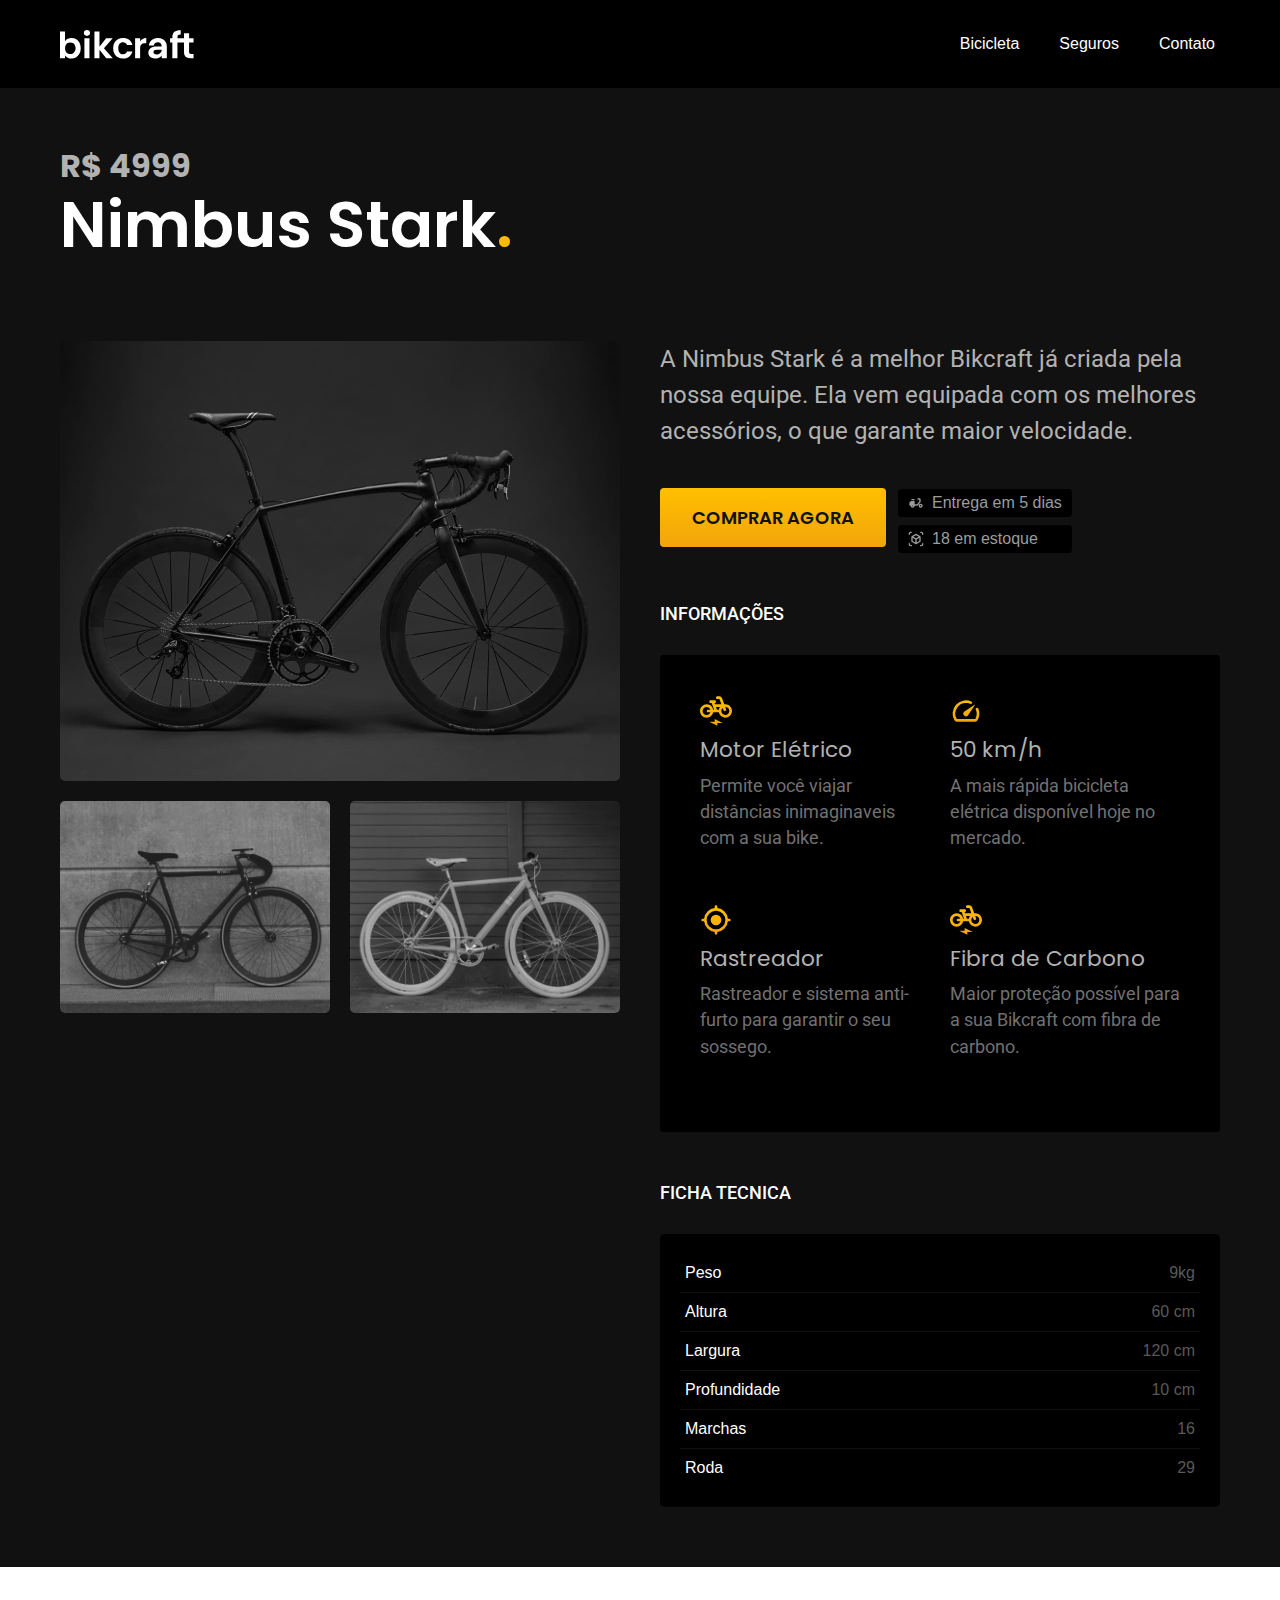
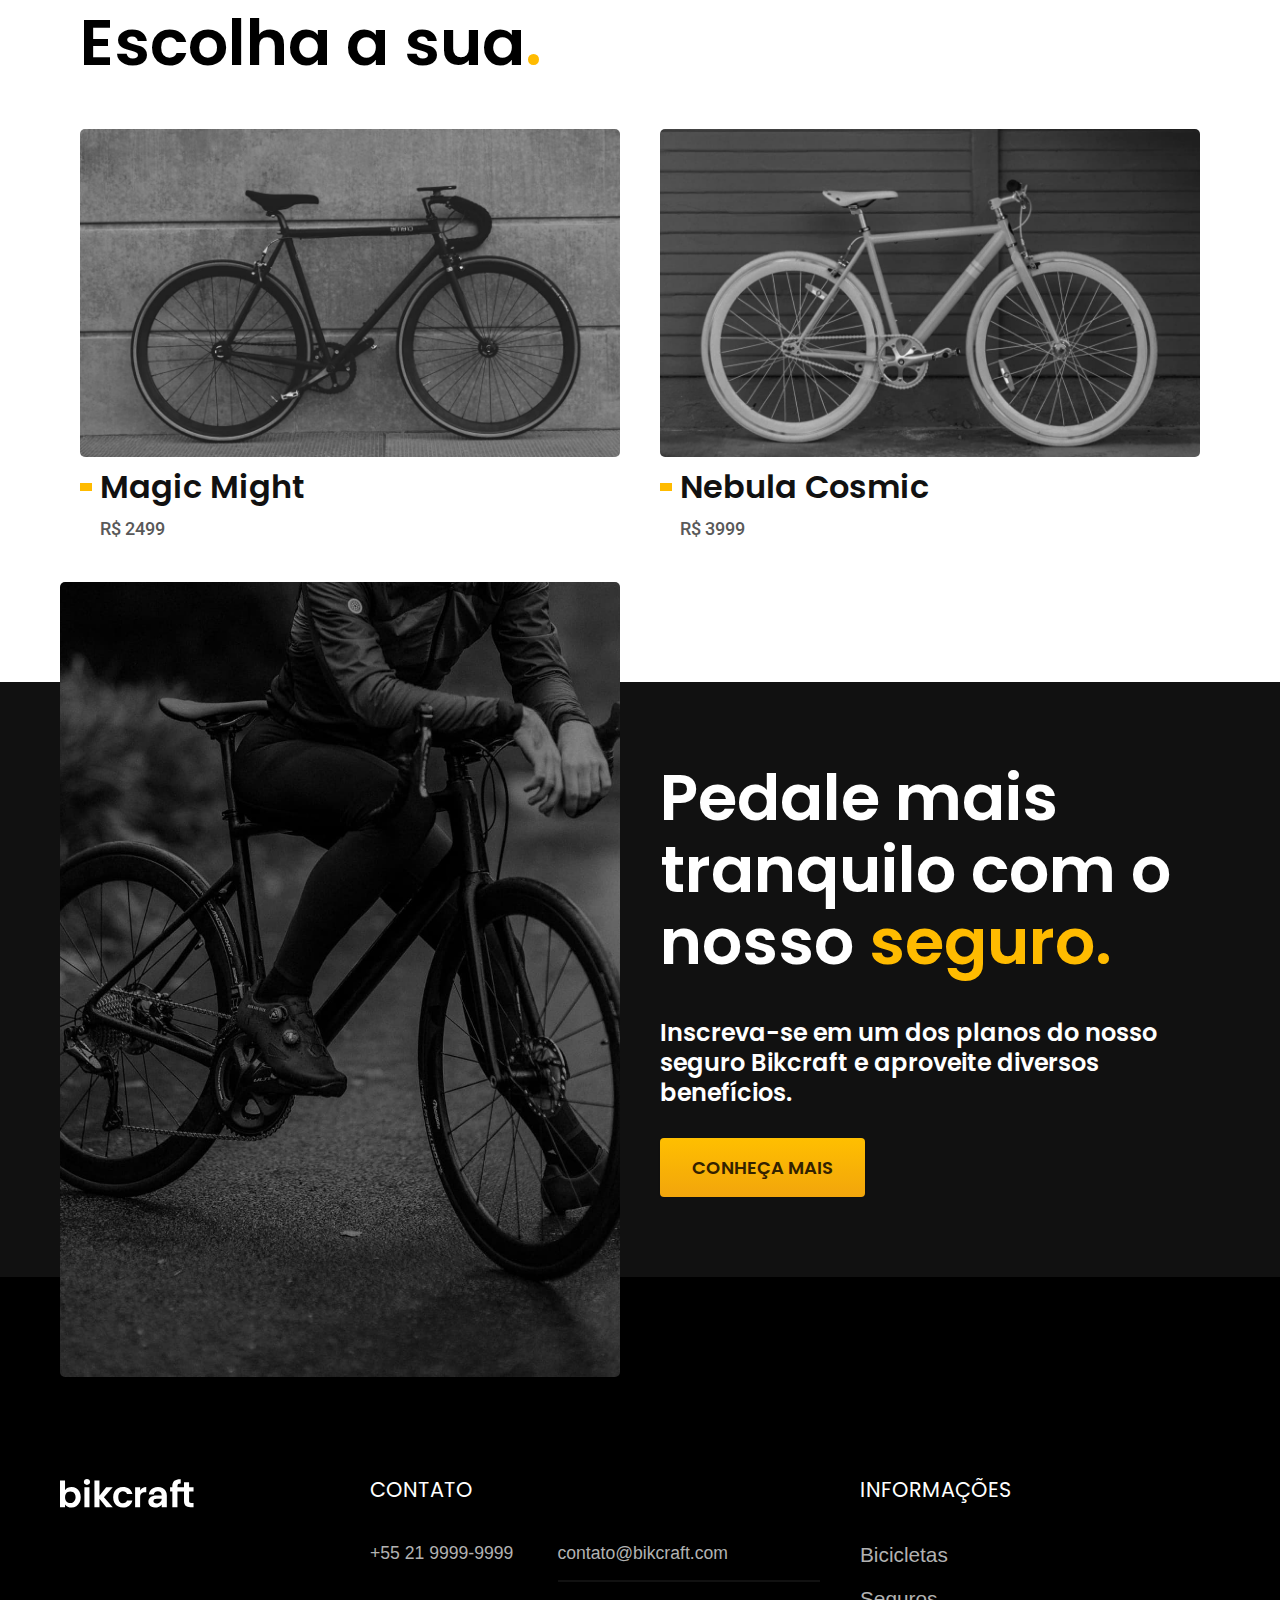
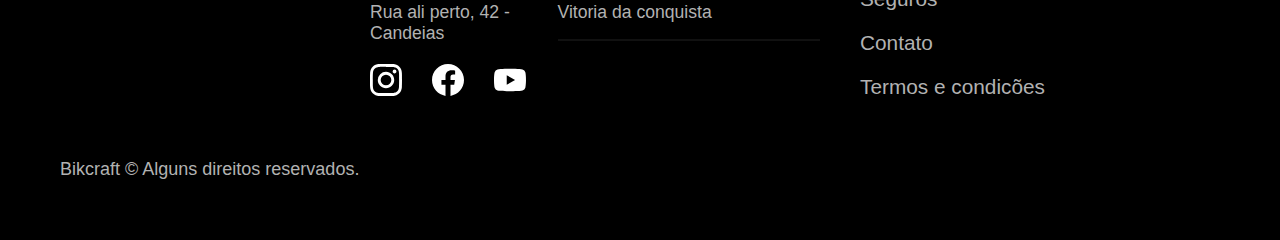
<file: bicicletas/nimbus.html>
<!DOCTYPE html>
<html lang="pt-br">

<head>
    <meta charset="UTF-8">
    <meta name="viewport" content="width=device-width, initial-scale=1.0">
    <link rel="stylesheet" href="../assets/css/global.css">
    <link rel="preconnect" href="https://fonts.googleapis.com">
    <link rel="preconnect" href="https://fonts.gstatic.com" crossorigin>
    <link
        href="https://fonts.googleapis.com/css2?family=Fira+Sans:wght@400;500;700;900&family=Inter:wght@400;500;600;700;800&family=Poppins:wght@400;600&family=Roboto:wght@400;500&display=swap"
        rel="stylesheet">
    <title>Nimbus | bikcraft</title>
</head>

<body>

    <header class="header">
        <div class="container header-menu">
            <a href="../index.html">
                <img src="../assets/img/bikcraft.svg" alt="logo bikcraft">
            </a>
            <nav class="nav-menu">
                <ul class="menus">
                    <li><a href="../bicicletas.html">Bicicleta</a></li>
                    <li><a href="../seguros.html">Seguros</a></li>
                    <li><a href="../contato.html">Contato</a></li>
                </ul>
            </nav>
        </div>
    </header>

    <main class="title-bg">
        <div class=" ">
            <div class="title-content container nimbus-title">
                <p class="font-1-grande cor-5">R$ 4999</p>
                <h1 class="font-1-grande cor-0">Nimbus Stark<span class="cor-p1">.</span></h1>
            </div>
        </div>

        <div class="container bicicleta">
            <div class="bike-img">
                <img src="../assets/img/bicicleta/nimbus1.jpg" alt="">
                <img src="../assets/img/bicicleta/nimbus2.jpg" alt="">
                <img src="../assets/img/bicicleta/nimbus3.jpg" alt="">
            </div>
            <div class="bicicleta-conteudo">
                <p class="font-1-pequeno2 cor-5">A Nimbus Stark é a melhor Bikcraft já criada pela nossa equipe. Ela vem
                    equipada com os melhores acessórios, o que garante maior velocidade.</p>

                <div class="bicicleta-comprar">
                    <button class="botao"><a href="../orcamento.html?tipo=bikcraft&produto=nimbus">comprar agora</a></button>
                    <div>
                        <span class="font-1-pequeno cor-6">
                            <img src="../assets/img/icones/entrega.svg" alt="">
                            Entrega em 5 dias
                        </span>
                        <span class="font-1-pequeno cor-6">
                            <img src="../assets/img/icones/estoque.svg" alt="">
                            18 em estoque
                        </span>
                    </div>
                </div>
                <h2 class="font-2-pequeno cor-0">Informações</h2>
                <div class="bicicletas-informacoes">
                    <ul>
                        <li>
                            <img src="../assets/img/icones/eletrica.svg" alt="">
                            <h3>Motor Elétrico</h3>
                            <p>Permite você viajar distâncias inimaginaveis com a sua bike.</p>
                        </li>

                        <li>
                            <img src="../assets/img/icones/velocidade.svg" alt="">
                            <h3>50 km/h</h3>
                            <p>A mais rápida bicicleta elétrica disponível hoje no mercado.</p>
                        </li>

                        <li>
                            <img src="../assets/img/icones/rastreador.svg" alt="">
                            <h3>Rastreador</h3>
                            <p>Rastreador e sistema anti-furto para garantir o seu sossego.</p>
                        </li>

                        <li>
                            <img src="../assets/img/icones/eletrica.svg" alt="">
                            <h3>Fibra de Carbono</h3>
                            <p>Maior proteção possível para a sua Bikcraft com fibra de carbono.</p>
                        </li>
                    </ul>
                </div>
                <h2 class="font-2-pequeno cor-0">ficha tecnica</h2>
                <div class="informacoes-ficha">
                    <ul class="cor-0">
                        <li>Peso <span>9kg</span></li>
                        <li>Altura <span>60 cm</span></li>
                        <li>Largura <span>120 cm</span></li>
                        <li>Profundidade <span>10 cm</span></li>
                        <li>Marchas <span>16</span></li>
                        <li>Roda <span>29</span></li>

                    </ul>
                </div>
            </div>

        </div>


    </main>

    <article class=" container bicicleta-lista" id="bikeslist">
        <h2 class=" container font-1-grande">Escolha a sua<span class="cor-p1">.</span></h2>
        <ul>
            <li>
                <a href="./magic.html">
                    <img src="../assets/img/bicicletas/magic.jpg" alt=" bicicleta preta">
                    <h3 class="font-1-medio cor-11"> Magic Might</h3>
                    <span class="font-2-pequeno cor-8">R$ 2499</span>
                </a>
            </li>
            <li>
                <a href="./nebula.html">
                    <img src="../assets/img/bicicletas/nebula.jpg" alt=" bicicleta preta">
                    <h3 class="font-1-medio cor-11"> Nebula Cosmic</h3>
                    <span class="font-2-pequeno cor-8">R$ 3999</span>
                </a>
            </li>
        </ul>
    </article>
    <article class="chamada-seguro-bg">
        <div class="container chamada-seguro">
            <div class="img-chamada-seguro">
                <img src="../assets/img/fotos/seguros.jpg" alt="">
            </div>
            <div class="conteudo-chamada-seguro">
                <h2 class="font-1-grande cor-0">Pedale mais tranquilo com o nosso <span class="cor-p1">seguro.</span></h1>
                <p class="font-1-medio cor-0"> Inscreva-se em um dos planos do nosso seguro Bikcraft e aproveite diversos benefícios.</p>
                <button class="botao">Conheça mais</button>
            </div>
        </div>
    </article>
    <footer class="footer-bg">
        <div class="footer container">
            <div class="footer-logo">
                <img src="../assets/img/bikcraft.svg" alt="">
            </div>
            <div class="footer-contato">
                <h3 class="font-1-medio">contato</h3>
                <ul class="contato">
                    <li><a href="tel:+5521999999999"> +55 21 9999-9999</a></li>
                    <li><a href="mailto:contato@bikcraft.com">contato@bikcraft.com</a></li>
                    <li>Rua ali perto, 42 - Candeias</li>
                    <li>Vitoria da conquista</li>
                </ul>
                <ul class="redesSociais">
                    <li>
                        <a href="#"> <img src="../assets/img/redes/instagram.svg" alt=""></a>
                    </li>
                    <li>
                        <a href="#"><img src="../assets/img/redes/facebook.svg" alt=""></a>
                    </li>
                    <li>
                        <a href="#"><img src="../assets/img/redes/youtube.svg" alt=""></a>
                    </li>
                </ul>
            </div>
            <div class="footer-informacoes">
                <h3 class="font-1-medio">Informações</h3>

                <ul>
                    <li><a href="../bicicletas.html">Bicicletas</a></li>
                    <li><a href="../seguros.html">Seguros</a></li>
                    <li><a href="#">Contato</a></li>
                    <li><a href="../termos.html">Termos e condicões</a></li>
                </ul>
            </div>
        </div>
        <p class="container">Bikcraft © Alguns direitos reservados.</p>
    </footer>
    <script src="../js/script.js"></script>
</body>

</html>
</file>
<file: assets/css/global.css>
@import url("tipografia.css");
@import url('cores.css');
@import url('animacao.css');
@import url("style.css");
@import url("responsive.css");
@import url('termos.css');
@import url('bicicletas.css');
@import url('seguros.css');
@import url('nimbus.css');
@import url('contato.css');
@import url('formulario.css');
@import url('orcamento.css');

*{
    margin: 0;
    padding: 0;
    box-sizing: border-box;
}

body{
    font-family: Arial, Helvetica, sans-serif;
}
img{
    max-width: 100%;
    display: block;
}
img[src$=".jpg"]{
    border-radius: 5px;

}
a{
    text-decoration: none;
}

ul{
    list-style: none;
}

.container{
    max-width: 1200px;
    margin: 0 auto;
    padding: 20px;
}

.botao{
    display: inline-block;
    padding: 16px 32px;
    background: linear-gradient(#ffbf00, #f2a50c);
    border-radius: 4px;
    box-shadow: 0 1px 2px rgb(0 0 0 / 10%);
    text-transform: uppercase;
    color: var(--cor-p5);
    max-width: max-content;
    border: none;
    cursor: pointer;
    font-size: 1.125rem;
    font-family: 'Poppins', sans-serif;
    font-weight: 600;
}
.botao a{
    color: var(--cor-11);

}
.botao:hover{
    background: linear-gradient(#ffc415, #ffbe3c);

}
.inscreva a{
    color: var(--cor-0) !important;
}
.title-bg{
    background-color: var(--cor-11);
}
.title-content{
    padding: 60px 20px;
}
.title-content p{
    text-transform: uppercase;
    font-weight: bold;
    margin-bottom: 5px;

}

@media (max-width:800px){
    .title-content{
        padding-left: 40px;
    }
  .title-content h1{
      font-size: 2rem;
  }
  .title-content p{
      font-size: 1rem;
  }
}
@media (max-width:450px){
    .title-content {
        padding-left: 20px;
    }
}
</file>
<file: assets/css/termos.css>
.termos{
    margin-top: 50px;
    margin-bottom: 50px;
}
.termos h2{
    margin-bottom: 20px;
    font: 600 1.5rem/1.5 "Poppins", sans-serif;
}

.termos p{
    margin-bottom: 30px;
    max-width: 75ch;
    line-height: 1.6;
    color: var(--cor-9);
}
@media (max-width:800px){
  
}
</file>
